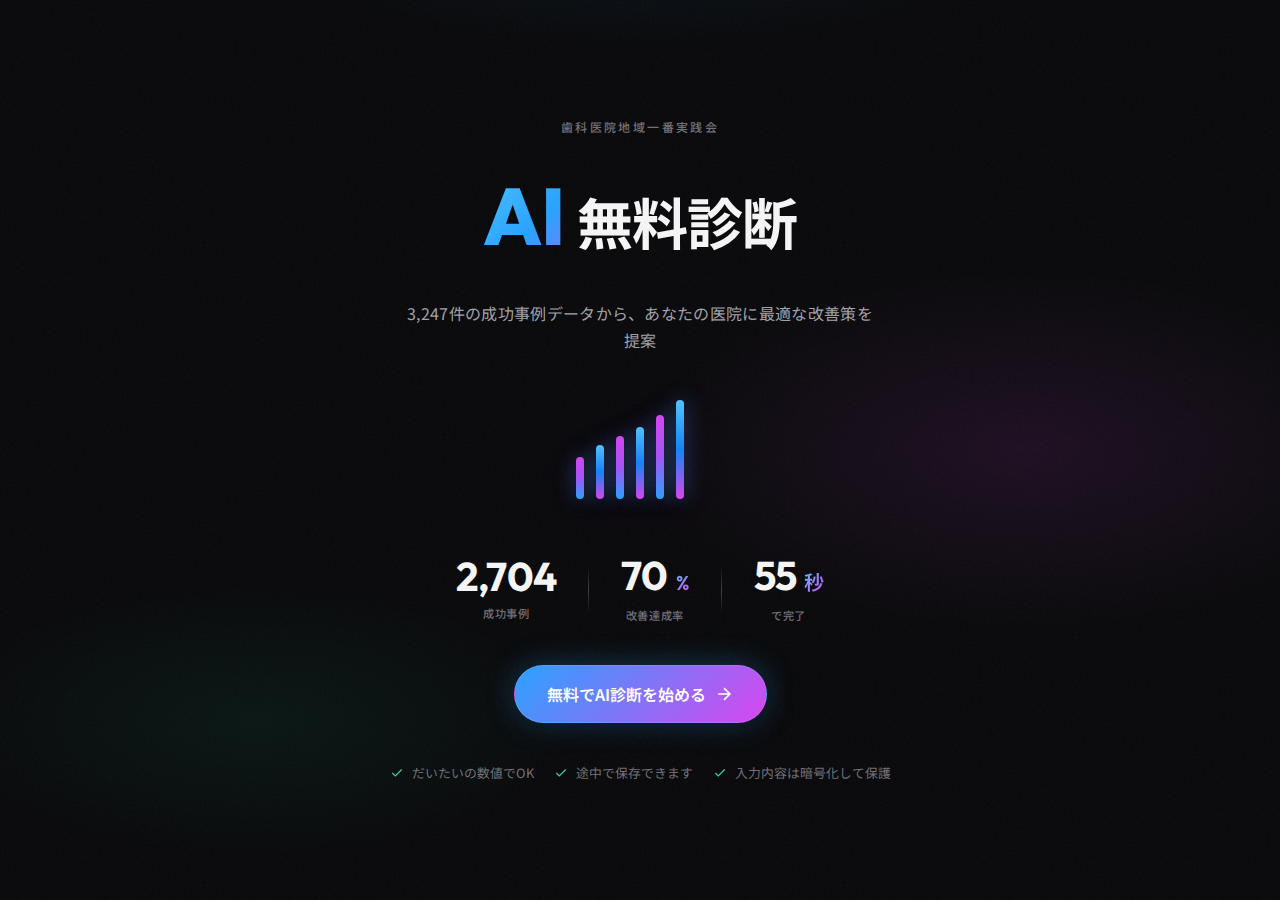
<file: index.html>
<!DOCTYPE html>
<html lang="ja">
<head>
    <meta charset="UTF-8">
    <meta name="viewport" content="width=device-width, initial-scale=1.0">
    <title>AI無料診断 | Dental AI Consulting</title>
    <link rel="preconnect" href="https://fonts.googleapis.com">
    <link rel="preconnect" href="https://fonts.gstatic.com" crossorigin>
    <link href="https://fonts.googleapis.com/css2?family=Noto+Sans+JP:wght@300;400;500;600;700&family=Outfit:wght@400;500;600;700&display=swap" rel="stylesheet">
    <link rel="stylesheet" href="styles.css">
</head>
<body>
    <div class="app-container">
        <!-- Landing Page -->
        <section id="landing" class="landing-page">
            <div class="landing-content">
                <!-- Main Title Section -->
                <div class="main-title-section">
                    <p class="tagline">歯科医院地域一番実践会</p>
                    <h1 class="main-title">
                        <span class="title-ai">AI</span>
                        <span class="title-text">無料診断</span>
                    </h1>
                    <p class="main-subtitle">3,247件の成功事例データから、あなたの医院に最適な改善策を提案</p>
                </div>

                <div class="hero-section">
                    <!-- Dynamic Growth Chart -->
                    <div class="growth-chart-container">
                        <div class="growth-chart">
                            <div class="growth-chart-bars">
                                <div class="growth-bar" data-value="35">
                                    <div class="growth-bar-fill"></div>
                                </div>
                                <div class="growth-bar" data-value="45">
                                    <div class="growth-bar-fill"></div>
                                </div>
                                <div class="growth-bar" data-value="52">
                                    <div class="growth-bar-fill"></div>
                                </div>
                                <div class="growth-bar" data-value="60">
                                    <div class="growth-bar-fill"></div>
                                </div>
                                <div class="growth-bar" data-value="70">
                                    <div class="growth-bar-fill"></div>
                                </div>
                                <div class="growth-bar" data-value="82">
                                    <div class="growth-bar-fill"></div>
                                </div>
                                <div class="growth-bar" data-value="94">
                                    <div class="growth-bar-fill"></div>
                                </div>
                            </div>
                        </div>
                    </div>

                    <!-- Stats Row -->
                    <div class="stats-row">
                        <div class="stat-item">
                            <span class="stat-number" data-target="3247">0</span>
                            <span class="stat-label">成功事例</span>
                        </div>
                        <div class="stat-divider"></div>
                        <div class="stat-item">
                            <span class="stat-number" data-target="94">0</span>
                            <span class="stat-unit">%</span>
                            <span class="stat-label">改善達成率</span>
                        </div>
                        <div class="stat-divider"></div>
                        <div class="stat-item">
                            <span class="stat-number" data-target="90">0</span>
                            <span class="stat-unit">秒</span>
                            <span class="stat-label">で完了</span>
                        </div>
                    </div>

                    <button class="cta-button primary pulse-animation" onclick="startDiagnosis()">
                        <span>無料でAI診断を始める</span>
                        <svg viewBox="0 0 24 24" fill="none" stroke="currentColor" stroke-width="2">
                            <path d="M5 12h14M12 5l7 7-7 7"/>
                        </svg>
                    </button>

                    <div class="trust-badges">
                        <div class="badge">
                            <svg viewBox="0 0 24 24" fill="none" stroke="currentColor" stroke-width="2">
                                <polyline points="20 6 9 17 4 12"/>
                            </svg>
                            <span>だいたいの数値でOK</span>
                        </div>
                        <div class="badge">
                            <svg viewBox="0 0 24 24" fill="none" stroke="currentColor" stroke-width="2">
                                <polyline points="20 6 9 17 4 12"/>
                            </svg>
                            <span>途中で保存できます</span>
                        </div>
                        <div class="badge">
                            <svg viewBox="0 0 24 24" fill="none" stroke="currentColor" stroke-width="2">
                                <polyline points="20 6 9 17 4 12"/>
                            </svg>
                            <span>入力内容は暗号化して保護</span>
                        </div>
                    </div>
                </div>
            </div>

            <!-- Floating Particles -->
            <div class="particles" id="particles"></div>
        </section>

        <!-- Form Section -->
        <section id="formSection" class="form-section hidden">
            <div class="form-layout">
                <!-- Left: Form -->
                <div class="form-container">
                    <div class="form-header">
                        <button class="back-button" onclick="goBack()">
                            <svg viewBox="0 0 24 24" fill="none" stroke="currentColor" stroke-width="2">
                                <path d="M19 12H5M12 19l-7-7 7-7"/>
                            </svg>
                        </button>
                        <div class="progress-info">
                            <div class="progress-bar">
                                <div class="progress-fill" id="progressFill"></div>
                            </div>
                            <span class="progress-text" id="progressText">STEP 1/3</span>
                        </div>
                        <div class="time-estimate" id="timeEstimate">
                            <svg viewBox="0 0 24 24" fill="none" stroke="currentColor" stroke-width="2">
                                <circle cx="12" cy="12" r="10"/>
                                <polyline points="12 6 12 12 16 14"/>
                            </svg>
                            <span>残り約75秒</span>
                        </div>
                    </div>

                    <!-- Step 1: Basic Info -->
                    <div class="step" id="step1">
                        <div class="step-header">
                            <h2 class="step-title">基本情報</h2>
                            <p class="step-description">医院の基本情報を入力してください</p>
                        </div>

                        <div class="form-group">
                            <label class="form-label">
                                お名前
                                <span class="required-badge">必須</span>
                            </label>
                            <input type="text" class="form-input" id="userName" placeholder="例：山田 太郎" required>
                        </div>

                        <div class="form-group">
                            <label class="form-label">
                                メールアドレス
                                <span class="required-badge">必須</span>
                            </label>
                            <input type="email" class="form-input" id="userEmail" placeholder="例：info@example.com" required>
                            <p class="input-hint">診断結果をお送りします</p>
                            <p class="input-notice">※ご入力いただいたメールアドレス宛に、歯科医院経営に役立つ情報をお届けするメールマガジンを配信させていただきます。</p>
                        </div>

                        <div class="form-group">
                            <label class="form-label">
                                医院名
                                <span class="required-badge">必須</span>
                            </label>
                            <input type="text" class="form-input" id="clinicName" placeholder="例：さくら歯科クリニック" required>
                        </div>

                        <div class="form-group">
                            <label class="form-label">
                                地方
                                <span class="optional-badge">任意</span>
                            </label>
                            <select class="form-select" id="region">
                                <option value="">選択してください</option>
                                <option value="hokkaido">北海道</option>
                                <option value="tohoku">東北</option>
                                <option value="kanto">関東</option>
                                <option value="chubu">中部</option>
                                <option value="tokai">東海</option>
                                <option value="kinki">近畿</option>
                                <option value="chugoku">中国</option>
                                <option value="shikoku">四国</option>
                                <option value="kyushu">九州・沖縄</option>
                            </select>
                        </div>

                        <div class="form-row">
                            <div class="form-group">
                                <label class="form-label">
                                    開業年数
                                    <span class="optional-badge">任意</span>
                                </label>
                                <select class="form-select" id="yearsOpen">
                                    <option value="">選択してください</option>
                                    <option value="under3">3年未満</option>
                                    <option value="3to5">3〜5年</option>
                                    <option value="5to10">5〜10年</option>
                                    <option value="10to20">10〜20年</option>
                                    <option value="over20">20年以上</option>
                                </select>
                            </div>

                            <div class="form-group">
                                <label class="form-label">
                                    ユニット数
                                    <span class="optional-badge">任意</span>
                                </label>
                                <select class="form-select" id="units">
                                    <option value="">選択してください</option>
                                    <option value="1">1台</option>
                                    <option value="2">2台</option>
                                    <option value="3">3台</option>
                                    <option value="4">4台</option>
                                    <option value="5">5台</option>
                                    <option value="6-7">6〜7台</option>
                                    <option value="8-10">8〜10台</option>
                                    <option value="11+">11台以上</option>
                                </select>
                            </div>
                        </div>

                        <div class="step-actions">
                            <button class="cta-button primary" onclick="nextStep()">
                                次へ
                                <svg viewBox="0 0 24 24" fill="none" stroke="currentColor" stroke-width="2">
                                    <path d="M5 12h14M12 5l7 7-7 7"/>
                                </svg>
                            </button>
                        </div>
                    </div>

                    <!-- Step 2: Current Numbers & Metrics (統合) -->
                    <div class="step hidden" id="step2">
                        <div class="step-header">
                            <h2 class="step-title">現状の数値・指標</h2>
                            <p class="step-description">だいたいの数値で構いません</p>
                        </div>

                        <div class="form-group">
                            <label class="form-label">月間の新患数</label>
                            <div class="button-group" data-field="newPatient">
                                <button class="option-button" data-value="15">〜15人</button>
                                <button class="option-button" data-value="22">15-30人</button>
                                <button class="option-button" data-value="40">30-50人</button>
                                <button class="option-button" data-value="65">50-80人</button>
                                <button class="option-button" data-value="90">80-100人</button>
                                <button class="option-button" data-value="100">100人〜</button>
                            </div>
                            <div class="specific-input-wrapper">
                                <button class="specific-input-toggle" onclick="toggleSpecificInput(this)">
                                    具体的に入力する
                                </button>
                                <div class="specific-input hidden">
                                    <input type="number" class="form-input" id="newPatientSpecific" placeholder="人数を入力" min="0" max="150">
                                    <span class="input-unit">人/月</span>
                                </div>
                            </div>
                        </div>

                        <div class="form-group">
                            <label class="form-label">月間の医業収入</label>
                            <div class="button-group" data-field="totalRevenue">
                                <button class="option-button" data-value="150">〜300万円</button>
                                <button class="option-button" data-value="400">300-500万円</button>
                                <button class="option-button" data-value="600">500-700万円</button>
                                <button class="option-button" data-value="800">700-900万円</button>
                                <button class="option-button" data-value="1050">900-1200万円</button>
                                <button class="option-button" data-value="1350">1200-1500万円</button>
                                <button class="option-button" data-value="1750">1500-2000万円</button>
                                <button class="option-button" data-value="2250">2000-2500万円</button>
                                <button class="option-button" data-value="2750">2500-3000万円</button>
                                <button class="option-button" data-value="3000">3000万円〜</button>
                            </div>
                            <div class="specific-input-wrapper">
                                <button class="specific-input-toggle" onclick="toggleSpecificInput(this)">
                                    具体的に入力する
                                </button>
                                <div class="specific-input hidden">
                                    <input type="number" class="form-input" id="totalRevenueSpecific" placeholder="金額を入力" min="0" max="5000">
                                    <span class="input-unit">万円/月</span>
                                </div>
                            </div>
                        </div>

                        <div class="form-group">
                            <label class="form-label">自費率</label>
                            <div class="button-group" data-field="selfPayRate">
                                <button class="option-button" data-value="10">〜20%</button>
                                <button class="option-button" data-value="25">20-30%</button>
                                <button class="option-button" data-value="35">30-40%</button>
                                <button class="option-button" data-value="45">40-50%</button>
                                <button class="option-button" data-value="55">50%〜</button>
                            </div>
                            <div class="specific-input-wrapper">
                                <button class="specific-input-toggle" onclick="toggleSpecificInput(this)">
                                    具体的に入力する
                                </button>
                                <div class="specific-input hidden">
                                    <input type="number" class="form-input" id="selfPayRateSpecific" placeholder="自費率を入力" min="0" max="100">
                                    <span class="input-unit">%</span>
                                </div>
                            </div>
                        </div>

                        <div class="form-group">
                            <label class="form-label">キャンセル率</label>
                            <div class="button-group" data-field="cancel">
                                <button class="option-button" data-value="3">〜5%</button>
                                <button class="option-button" data-value="6">5-8%</button>
                                <button class="option-button" data-value="9">8-10%</button>
                                <button class="option-button" data-value="11">10-12%</button>
                                <button class="option-button" data-value="13">12-15%</button>
                                <button class="option-button" data-value="16">15%〜</button>
                            </div>
                            <div class="specific-input-wrapper">
                                <button class="specific-input-toggle" onclick="toggleSpecificInput(this)">
                                    具体的に入力する
                                </button>
                                <div class="specific-input hidden">
                                    <input type="number" class="form-input" id="cancelSpecific" placeholder="キャンセル率を入力" min="0" max="30" step="0.1">
                                    <span class="input-unit">%</span>
                                </div>
                            </div>
                        </div>

                        <div class="form-group">
                            <label class="form-label">リコール率</label>
                            <div class="button-group" data-field="recall">
                                <button class="option-button" data-value="15">〜30%</button>
                                <button class="option-button" data-value="45">30-60%</button>
                                <button class="option-button" data-value="70">60-80%</button>
                                <button class="option-button" data-value="85">80%〜</button>
                            </div>
                            <div class="specific-input-wrapper">
                                <button class="specific-input-toggle" onclick="toggleSpecificInput(this)">
                                    具体的に入力する
                                </button>
                                <div class="specific-input hidden">
                                    <input type="number" class="form-input" id="recallSpecific" placeholder="リコール率を入力" min="0" max="100">
                                    <span class="input-unit">%</span>
                                </div>
                            </div>
                        </div>

                        <div class="step-actions">
                            <button class="cta-button primary" onclick="nextStep()">
                                次へ
                                <svg viewBox="0 0 24 24" fill="none" stroke="currentColor" stroke-width="2">
                                    <path d="M5 12h14M12 5l7 7-7 7"/>
                                </svg>
                            </button>
                        </div>
                    </div>

                    <!-- Step 3: Priority & Concerns -->
                    <div class="step hidden" id="step3">
                        <div class="step-header">
                            <h2 class="step-title">課題選択・その他お悩み</h2>
                            <p class="step-description">最も解決したい課題を選んでください</p>
                        </div>

                        <div class="form-group">
                            <label class="form-label">
                                最も解決したい課題
                                <span class="required-badge">必須</span>
                            </label>
                            <div class="priority-grid">
                                <button class="priority-button" data-value="newPatient" onclick="selectPriority(this)">
                                    <span class="priority-icon">📈</span>
                                    <span class="priority-text">新患を増やしたい</span>
                                </button>
                                <button class="priority-button" data-value="selfPay" onclick="selectPriority(this)">
                                    <span class="priority-icon">💰</span>
                                    <span class="priority-text">自費率を上げたい</span>
                                </button>
                                <button class="priority-button" data-value="cancel" onclick="selectPriority(this)">
                                    <span class="priority-icon">📅</span>
                                    <span class="priority-text">キャンセルを減らしたい</span>
                                </button>
                                <button class="priority-button" data-value="staffRetention" onclick="selectPriority(this)">
                                    <span class="priority-icon">🤝</span>
                                    <span class="priority-text">スタッフを定着させたい</span>
                                </button>
                                <button class="priority-button" data-value="staffRecruitment" onclick="selectPriority(this)">
                                    <span class="priority-icon">👥</span>
                                    <span class="priority-text">スタッフを採用したい</span>
                                </button>
                                <button class="priority-button" data-value="efficiency" onclick="selectPriority(this)">
                                    <span class="priority-icon">⚡</span>
                                    <span class="priority-text">業務を効率化したい</span>
                                </button>
                            </div>
                        </div>

                        <div class="form-group">
                            <label class="form-label">
                                その他のお悩み
                                <span class="optional-badge">任意</span>
                            </label>
                            <textarea class="form-textarea" id="otherConcerns" placeholder="その他、具体的なお悩みや状況があればご記入ください。例：スタッフの離職が続いている、Web集客がうまくいかない、など"></textarea>
                        </div>

                        <div class="step-actions">
                            <button class="cta-button primary large" onclick="submitForm()" id="submitButton" disabled>
                                <span>AI診断結果を見る</span>
                                <svg viewBox="0 0 24 24" fill="none" stroke="currentColor" stroke-width="2">
                                    <path d="M5 12h14M12 5l7 7-7 7"/>
                                </svg>
                            </button>
                            <p class="submit-note">※ 課題を選択すると診断結果を表示できます</p>
                        </div>
                    </div>
                </div>
            </div>
        </section>

        <!-- Loading Screen -->
        <section id="loadingScreen" class="loading-screen hidden">
            <div class="loading-content">
                <div class="loading-animation">
                    <div class="loading-spinner"></div>
                    <div class="loading-progress">
                        <div class="loading-progress-bar" id="loadingProgressBar"></div>
                    </div>
                </div>
                <h2 class="loading-title">AI分析中...</h2>
                <p class="loading-subtitle">3,247件の事例から最適な改善策を抽出しています</p>
                <div class="loading-steps">
                    <div class="loading-step active" id="loadingStep1">
                        <svg viewBox="0 0 24 24" fill="none" stroke="currentColor" stroke-width="2">
                            <polyline points="20 6 9 17 4 12"/>
                        </svg>
                        <span>データ分析中...</span>
                    </div>
                    <div class="loading-step" id="loadingStep2">
                        <svg viewBox="0 0 24 24" fill="none" stroke="currentColor" stroke-width="2">
                            <polyline points="20 6 9 17 4 12"/>
                        </svg>
                        <span>類似医院を検索中...</span>
                    </div>
                    <div class="loading-step" id="loadingStep3">
                        <svg viewBox="0 0 24 24" fill="none" stroke="currentColor" stroke-width="2">
                            <polyline points="20 6 9 17 4 12"/>
                        </svg>
                        <span>改善提案を生成中...</span>
                    </div>
                </div>
            </div>
        </section>

        <!-- Results Screen -->
        <section id="resultsScreen" class="results-screen hidden">
            <div class="results-container">
                <div class="results-header">
                    <div class="results-logo">
                        <div class="logo-icon small">
                            <svg viewBox="0 0 40 40" fill="none" xmlns="http://www.w3.org/2000/svg">
                                <circle cx="20" cy="20" r="18" stroke="currentColor" stroke-width="2"/>
                                <path d="M12 20C12 15.5 15.5 12 20 12C24.5 12 28 15.5 28 20" stroke="currentColor" stroke-width="2" stroke-linecap="round"/>
                                <circle cx="20" cy="24" r="4" fill="currentColor"/>
                            </svg>
                        </div>
                        <span>AI診断結果</span>
                    </div>
                    <button class="restart-button" onclick="restartDiagnosis()">
                        <svg viewBox="0 0 24 24" fill="none" stroke="currentColor" stroke-width="2">
                            <path d="M1 4v6h6M23 20v-6h-6"/>
                            <path d="M20.49 9A9 9 0 0 0 5.64 5.64L1 10m22 4l-4.64 4.36A9 9 0 0 1 3.51 15"/>
                        </svg>
                        最初からやり直す
                    </button>
                </div>

                <div class="results-content">
                    <!-- Input Summary -->
                    <div class="results-section">
                        <h3 class="results-section-title">入力データサマリー</h3>
                        <div class="results-summary-grid" id="resultsSummary">
                            <!-- Dynamically populated -->
                        </div>
                    </div>

                    <!-- Comparison -->
                    <div class="results-section">
                        <h3 class="results-section-title">類似医院との比較</h3>
                        <div class="comparison-grid" id="comparisonGrid">
                            <!-- Dynamically populated -->
                        </div>
                    </div>

                    <!-- AI Recommendations -->
                    <div class="results-section ai-recommendations">
                        <h3 class="results-section-title">
                            <svg viewBox="0 0 24 24" fill="none" stroke="currentColor" stroke-width="2" class="ai-icon">
                                <path d="M12 2L2 7l10 5 10-5-10-5z"/>
                                <path d="M2 17l10 5 10-5"/>
                                <path d="M2 12l10 5 10-5"/>
                            </svg>
                            AIからの提案
                        </h3>
                        <div class="recommendations-list" id="recommendationsList">
                            <!-- Dynamically populated -->
                        </div>
                    </div>

                    <!-- 無料サポートセクション -->
                    <div class="results-section free-support-section">
                        <h3 class="results-section-title">
                            <svg viewBox="0 0 24 24" fill="none" stroke="currentColor" stroke-width="2" width="24" height="24">
                                <path d="M12 22c5.523 0 10-4.477 10-10S17.523 2 12 2 2 6.477 2 12s4.477 10 10 10z"/>
                                <path d="M9 12l2 2 4-4"/>
                            </svg>
                            【無料サポート】
                        </h3>
                        <p class="free-support-description">
                            医院の現状について、経営コンサルタントから<br>
                            <strong>30分のフォローを無料</strong>で受けることができます。
                        </p>
                        <div class="free-support-checkbox">
                            <label class="checkbox-label">
                                <input type="checkbox" id="wantsFreeSupport" checked>
                                <span class="checkbox-text">希望する</span>
                            </label>
                        </div>
                        <button class="cta-button primary large" id="submitDiagnosisButton" onclick="submitDiagnosis()">
                            <span>送信する</span>
                            <svg viewBox="0 0 24 24" fill="none" stroke="currentColor" stroke-width="2">
                                <path d="M22 2L11 13M22 2l-7 20-4-9-9-4 20-7z"/>
                            </svg>
                        </button>
                        <p class="free-support-note">
                            ※送信後、診断結果のPDFをメールでお届けします。<br>
                            ※無料サポートをご希望の方には、日程調整のURLをお送りします。
                        </p>
                    </div>
                </div>
            </div>
        </section>

        <!-- Consultation Plans Modal -->
        <div id="consultationPlansModal" class="modal hidden">
            <div class="modal-overlay" onclick="closeConsultationPlans()"></div>
            <div class="modal-content modal-large">
                <div class="modal-header">
                    <h3>無料相談プランを選択</h3>
                    <button class="modal-close" onclick="closeConsultationPlans()">
                        <svg viewBox="0 0 24 24" fill="none" stroke="currentColor" stroke-width="2">
                            <path d="M18 6L6 18M6 6l12 12"/>
                        </svg>
                    </button>
                </div>
                <div class="modal-body">
                    <p class="modal-description plans-description">
                        あなたのニーズに合わせた3つのプランをご用意しています
                    </p>
                    <div class="plans-grid">
                        <!-- お手軽相談 -->
                        <div class="plan-card" data-plan="light">
                            <div class="plan-free-badge">無料</div>
                            <div class="plan-badge">LIGHT</div>
                            <h4 class="plan-title">お手軽相談</h4>
                            <div class="plan-duration">
                                <svg viewBox="0 0 24 24" fill="none" stroke="currentColor" stroke-width="2">
                                    <circle cx="12" cy="12" r="10"/>
                                    <path d="M12 6v6l4 2"/>
                                </svg>
                                <span>30分</span>
                            </div>
                            <p class="plan-description">
                                特に相談したいことは明確ではないが、まずは話を聞いてみたい方におすすめ
                            </p>
                            <div class="plan-requirements">
                                <h5>提出物</h5>
                                <p class="no-requirements">特になし</p>
                            </div>
                            <button class="plan-cta" onclick="selectPlan('light')">
                                このプランで申し込む
                            </button>
                        </div>

                        <!-- しっかり相談 -->
                        <div class="plan-card gold" data-plan="standard">
                            <div class="plan-free-badge">無料</div>
                            <div class="plan-badge">STANDARD</div>
                            <h4 class="plan-title">しっかり相談</h4>
                            <div class="plan-duration">
                                <svg viewBox="0 0 24 24" fill="none" stroke="currentColor" stroke-width="2">
                                    <circle cx="12" cy="12" r="10"/>
                                    <path d="M12 6v6l4 2"/>
                                </svg>
                                <span>1時間</span>
                            </div>
                            <p class="plan-description">
                                医院の重要課題に対する明日から実践できる具体策の提案を受けてみたい方におすすめ
                            </p>
                            <div class="plan-requirements">
                                <h5>提出物</h5>
                                <ul>
                                    <li>カウンセリングシート</li>
                                </ul>
                            </div>
                            <button class="plan-cta" onclick="selectPlan('standard')">
                                このプランで申し込む
                            </button>
                        </div>

                        <!-- がっつり相談 -->
                        <div class="plan-card featured" data-plan="premium">
                            <div class="plan-free-badge">無料</div>
                            <div class="plan-badge">PREMIUM</div>
                            <div class="plan-popular">おすすめ</div>
                            <h4 class="plan-title">がっつり相談</h4>
                            <div class="plan-duration">
                                <svg viewBox="0 0 24 24" fill="none" stroke="currentColor" stroke-width="2">
                                    <circle cx="12" cy="12" r="10"/>
                                    <path d="M12 6v6l4 2"/>
                                </svg>
                                <span>2時間</span>
                            </div>
                            <p class="plan-description">
                                当社の経営コンサルティングを本格的に体験したい方におすすめ
                            </p>
                            <div class="plan-requirements">
                                <h5>提出物</h5>
                                <ul>
                                    <li>カウンセリングシート</li>
                                    <li>アポ帳</li>
                                    <li>具体的なお悩み・課題の詳細</li>
                                </ul>
                            </div>
                            <button class="plan-cta" onclick="selectPlan('premium')">
                                このプランで申し込む
                            </button>
                        </div>
                    </div>

                    <!-- スクロールヒント（モバイル用） -->
                    <div class="plans-scroll-hint">
                        <span>← スワイプしてプランを見る →</span>
                    </div>
                </div>
            </div>
        </div>

        <!-- Application Form Modal -->
        <div id="applicationFormModal" class="modal hidden">
            <div class="modal-overlay" onclick="closeApplicationForm()"></div>
            <div class="modal-content">
                <div class="modal-header">
                    <button class="modal-back" onclick="backToPlans()">
                        <svg viewBox="0 0 24 24" fill="none" stroke="currentColor" stroke-width="2">
                            <path d="M19 12H5M12 19l-7-7 7-7"/>
                        </svg>
                    </button>
                    <h3>お申し込みフォーム</h3>
                    <button class="modal-close" onclick="closeApplicationForm()">
                        <svg viewBox="0 0 24 24" fill="none" stroke="currentColor" stroke-width="2">
                            <path d="M18 6L6 18M6 6l12 12"/>
                        </svg>
                    </button>
                </div>
                <div class="modal-body">
                    <div class="selected-plan-banner" id="selectedPlanBanner">
                        <!-- Dynamically populated -->
                    </div>
                    <form id="applicationForm" onsubmit="submitApplication(event)">
                        <div class="form-group">
                            <label class="form-label">
                                医院名
                                <span class="required-badge">必須</span>
                            </label>
                            <input type="text" class="form-input" id="appClinicName" required placeholder="例：〇〇歯科医院">
                        </div>
                        <div class="form-group">
                            <label class="form-label">
                                お名前
                                <span class="required-badge">必須</span>
                            </label>
                            <input type="text" class="form-input" id="appName" required placeholder="例：山田 太郎">
                        </div>
                        <div class="form-group">
                            <label class="form-label">
                                役職
                                <span class="required-badge">必須</span>
                            </label>
                            <select class="form-select" id="appPosition" required>
                                <option value="">選択してください</option>
                                <option value="院長">院長</option>
                                <option value="副院長">副院長</option>
                                <option value="事務長">事務長</option>
                                <option value="院長夫人">院長夫人</option>
                                <option value="その他">その他</option>
                            </select>
                        </div>
                        <div class="form-group">
                            <label class="form-label">
                                メールアドレス
                                <span class="required-badge">必須</span>
                            </label>
                            <input type="email" class="form-input" id="appEmail" required placeholder="例：info@example.com">
                            <p class="input-hint">申し込み確認メールをお送りします</p>
                        </div>
                        <div class="form-group">
                            <label class="form-label">
                                電話番号
                                <span class="required-badge">必須</span>
                            </label>
                            <input type="tel" class="form-input" id="appPhone" required placeholder="例：045-123-4567">
                        </div>
                        <div class="form-actions">
                            <button type="submit" class="cta-button primary large full-width">
                                <span>申し込みを確定する</span>
                                <svg viewBox="0 0 24 24" fill="none" stroke="currentColor" stroke-width="2">
                                    <path d="M5 12h14M12 5l7 7-7 7"/>
                                </svg>
                            </button>
                        </div>
                    </form>
                </div>
            </div>
        </div>

        <!-- Application Complete Modal -->
        <div id="applicationCompleteModal" class="modal hidden">
            <div class="modal-overlay" onclick="closeApplicationComplete()"></div>
            <div class="modal-content">
                <div class="modal-body application-complete">
                    <div class="complete-icon">
                        <svg viewBox="0 0 24 24" fill="none" stroke="currentColor" stroke-width="2">
                            <path d="M22 11.08V12a10 10 0 1 1-5.93-9.14"/>
                            <path d="M22 4L12 14.01l-3-3"/>
                        </svg>
                    </div>
                    <h3 class="complete-title">お申し込みを受け付けました</h3>
                    <p class="complete-message">
                        ご入力いただいたメールアドレスに確認メールをお送りしました。<br>
                        担当者より2営業日以内にご連絡いたします。
                    </p>
                    <div class="complete-summary" id="completeSummary">
                        <!-- Dynamically populated -->
                    </div>
                    <button class="cta-button primary" onclick="closeApplicationComplete()">
                        閉じる
                    </button>
                </div>
            </div>
        </div>

        <!-- API Settings Modal -->
        <div id="apiSettingsModal" class="modal hidden">
            <div class="modal-overlay" onclick="closeApiSettings()"></div>
            <div class="modal-content">
                <div class="modal-header">
                    <h3>API設定</h3>
                    <button class="modal-close" onclick="closeApiSettings()">
                        <svg viewBox="0 0 24 24" fill="none" stroke="currentColor" stroke-width="2">
                            <path d="M18 6L6 18M6 6l12 12"/>
                        </svg>
                    </button>
                </div>
                <div class="modal-body">
                    <p class="modal-description">
                        Gemini APIを使用して、より高度なAI分析を行うことができます。
                        APIキーはブラウザのローカルストレージに保存され、サーバーには送信されません。
                    </p>
                    <div class="form-group">
                        <label class="form-label">Gemini API Key</label>
                        <input type="password" class="form-input" id="apiKeyInput" placeholder="AIza...">
                        <p class="input-hint">Google AI StudioからAPIキーを取得してください</p>
                    </div>
                    <div class="form-group">
                        <label class="form-label">
                            <input type="checkbox" id="useApiCheckbox">
                            API連携を有効にする
                        </label>
                    </div>
                </div>
                <div class="modal-footer">
                    <button class="cta-button secondary" onclick="closeApiSettings()">キャンセル</button>
                    <button class="cta-button primary" onclick="saveApiSettings()">保存</button>
                </div>
            </div>
        </div>
    </div>

    <script src="knowledge-base.js"></script>
    <script src="app.js"></script>
</body>
</html>
</file>
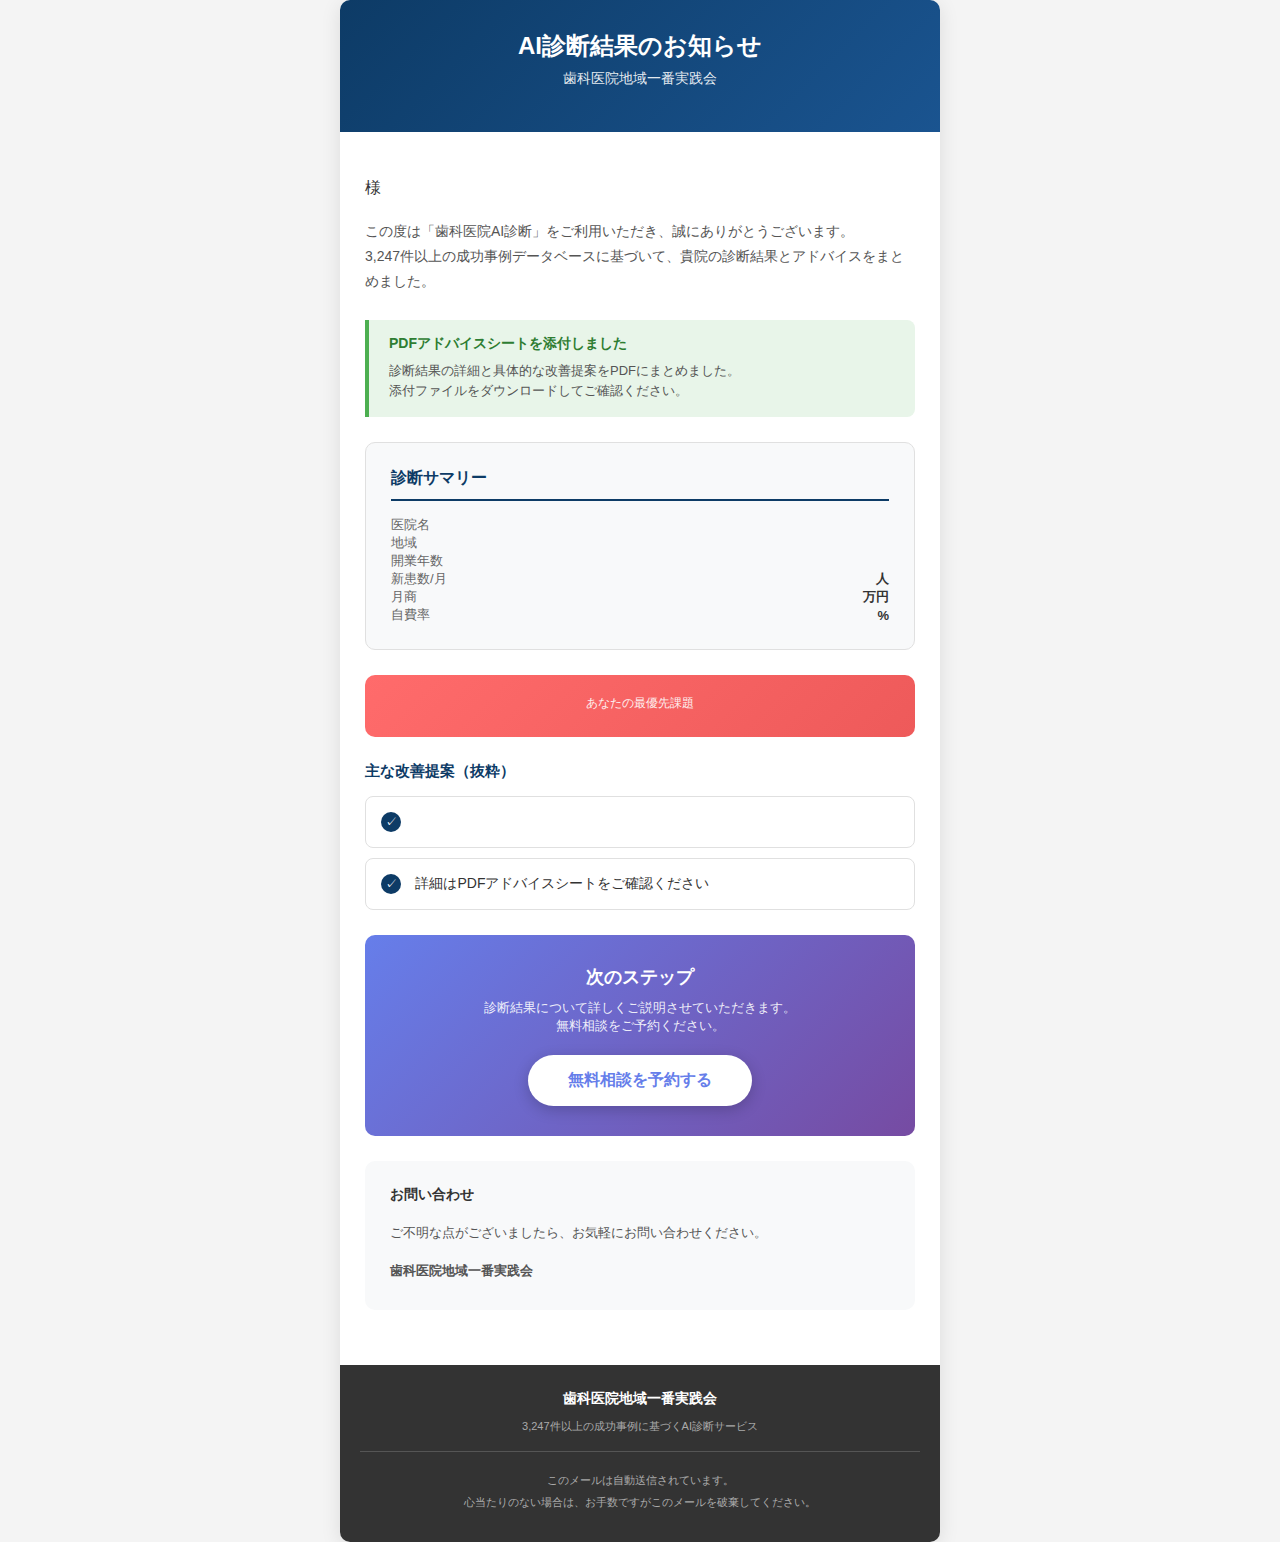
<file: gas/EmailTemplate.html>
<!DOCTYPE html>
<html lang="ja">
<head>
  <meta charset="UTF-8">
  <meta name="viewport" content="width=device-width, initial-scale=1.0">
  <title>AI診断結果のお知らせ</title>
  <!--[if mso]>
  <noscript>
    <xml>
      <o:OfficeDocumentSettings>
        <o:PixelsPerInch>96</o:PixelsPerInch>
      </o:OfficeDocumentSettings>
    </xml>
  </noscript>
  <![endif]-->
  <style>
    /* Reset */
    body, table, td, p, a, li, blockquote {
      -webkit-text-size-adjust: 100%;
      -ms-text-size-adjust: 100%;
    }

    body {
      margin: 0 !important;
      padding: 0 !important;
      width: 100% !important;
      font-family: 'Helvetica Neue', Arial, 'Hiragino Sans', 'Yu Gothic', sans-serif;
    }

    table {
      border-collapse: collapse;
    }

    img {
      border: 0;
      height: auto;
      line-height: 100%;
      outline: none;
      text-decoration: none;
    }

    /* Container */
    .email-container {
      max-width: 600px;
      margin: 0 auto;
      background-color: #ffffff;
    }

    /* Header */
    .header {
      background: linear-gradient(135deg, #0D3B66 0%, #1a5490 100%);
      padding: 30px 20px;
      text-align: center;
    }

    .header h1 {
      color: #ffffff;
      font-size: 24px;
      margin: 0;
      font-weight: bold;
    }

    .header .subtitle {
      color: rgba(255, 255, 255, 0.9);
      font-size: 14px;
      margin-top: 8px;
    }

    /* Content */
    .content {
      padding: 30px 25px;
    }

    .greeting {
      font-size: 16px;
      color: #333;
      margin-bottom: 20px;
    }

    .intro-text {
      font-size: 14px;
      color: #555;
      line-height: 1.8;
      margin-bottom: 25px;
    }

    /* Summary Box */
    .summary-box {
      background: #f8f9fa;
      border-radius: 10px;
      padding: 25px;
      margin-bottom: 25px;
      border: 1px solid #e0e0e0;
    }

    .summary-box h2 {
      font-size: 16px;
      color: #0D3B66;
      margin: 0 0 15px 0;
      padding-bottom: 10px;
      border-bottom: 2px solid #0D3B66;
    }

    .summary-item {
      display: flex;
      justify-content: space-between;
      padding: 8px 0;
      border-bottom: 1px dashed #ddd;
    }

    .summary-item:last-child {
      border-bottom: none;
    }

    .summary-label {
      color: #666;
      font-size: 13px;
    }

    .summary-value {
      color: #333;
      font-size: 13px;
      font-weight: bold;
    }

    /* Priority Highlight */
    .priority-highlight {
      background: linear-gradient(135deg, #ff6b6b 0%, #ee5a5a 100%);
      color: #ffffff;
      padding: 20px;
      border-radius: 10px;
      text-align: center;
      margin-bottom: 25px;
    }

    .priority-highlight .label {
      font-size: 12px;
      opacity: 0.9;
    }

    .priority-highlight .value {
      font-size: 20px;
      font-weight: bold;
      margin-top: 5px;
    }

    /* PDF Notice */
    .pdf-notice {
      background: #e8f5e9;
      border-left: 4px solid #4caf50;
      padding: 15px 20px;
      margin-bottom: 25px;
      border-radius: 0 8px 8px 0;
    }

    .pdf-notice h3 {
      color: #2e7d32;
      font-size: 14px;
      margin: 0 0 8px 0;
    }

    .pdf-notice p {
      color: #555;
      font-size: 13px;
      margin: 0;
      line-height: 1.6;
    }

    /* Recommendations Preview */
    .recommendations-preview {
      margin-bottom: 25px;
    }

    .recommendations-preview h3 {
      font-size: 15px;
      color: #0D3B66;
      margin-bottom: 15px;
    }

    .recommendation-item {
      background: #fff;
      border: 1px solid #e0e0e0;
      border-radius: 8px;
      padding: 15px;
      margin-bottom: 10px;
    }

    .recommendation-item::before {
      content: "✓";
      display: inline-block;
      width: 20px;
      height: 20px;
      background: #0D3B66;
      color: #fff;
      border-radius: 50%;
      text-align: center;
      line-height: 20px;
      font-size: 12px;
      margin-right: 10px;
      vertical-align: middle;
    }

    .recommendation-item span {
      color: #333;
      font-size: 14px;
    }

    /* CTA Button */
    .cta-section {
      text-align: center;
      padding: 30px 20px;
      background: linear-gradient(135deg, #667eea 0%, #764ba2 100%);
      border-radius: 10px;
      margin-bottom: 25px;
    }

    .cta-section h3 {
      color: #fff;
      font-size: 18px;
      margin: 0 0 10px 0;
    }

    .cta-section p {
      color: rgba(255, 255, 255, 0.9);
      font-size: 13px;
      margin: 0 0 20px 0;
    }

    .cta-button {
      display: inline-block;
      background: #ffffff;
      color: #667eea;
      padding: 15px 40px;
      font-size: 16px;
      font-weight: bold;
      text-decoration: none;
      border-radius: 30px;
      box-shadow: 0 4px 15px rgba(0, 0, 0, 0.2);
    }

    .cta-button:hover {
      background: #f8f9fa;
    }

    /* Contact Info */
    .contact-info {
      background: #f8f9fa;
      padding: 25px;
      border-radius: 10px;
      margin-bottom: 25px;
    }

    .contact-info h3 {
      font-size: 14px;
      color: #333;
      margin: 0 0 15px 0;
    }

    .contact-item {
      font-size: 13px;
      color: #555;
      padding: 5px 0;
    }

    /* Footer */
    .footer {
      background: #333;
      color: #aaa;
      padding: 25px 20px;
      text-align: center;
    }

    .footer .company {
      color: #fff;
      font-size: 14px;
      font-weight: bold;
      margin-bottom: 10px;
    }

    .footer p {
      font-size: 11px;
      margin: 5px 0;
      line-height: 1.6;
    }

    .footer .disclaimer {
      margin-top: 15px;
      padding-top: 15px;
      border-top: 1px solid #555;
      font-size: 10px;
    }

    /* Responsive */
    @media screen and (max-width: 600px) {
      .email-container {
        width: 100% !important;
      }

      .content {
        padding: 20px 15px !important;
      }

      .header h1 {
        font-size: 20px !important;
      }

      .cta-button {
        padding: 12px 30px !important;
        font-size: 14px !important;
      }
    }
  </style>
</head>
<body style="margin: 0; padding: 0; background-color: #f4f4f4;">
  <table role="presentation" width="100%" cellpadding="0" cellspacing="0" style="background-color: #f4f4f4; padding: 20px 0;">
    <tr>
      <td align="center">
        <table role="presentation" class="email-container" width="600" cellpadding="0" cellspacing="0" style="background-color: #ffffff; border-radius: 10px; overflow: hidden; box-shadow: 0 4px 20px rgba(0, 0, 0, 0.1);">

          <!-- Header -->
          <tr>
            <td class="header">
              <h1>AI診断結果のお知らせ</h1>
              <p class="subtitle">歯科医院地域一番実践会</p>
            </td>
          </tr>

          <!-- Content -->
          <tr>
            <td class="content">

              <!-- Greeting -->
              <p class="greeting">
                <?= data.userName || 'お客' ?>様
              </p>

              <!-- Intro -->
              <p class="intro-text">
                この度は「歯科医院AI診断」をご利用いただき、誠にありがとうございます。<br>
                3,247件以上の成功事例データベースに基づいて、貴院の診断結果とアドバイスをまとめました。
              </p>

              <!-- PDF Notice -->
              <div class="pdf-notice">
                <h3>PDFアドバイスシートを添付しました</h3>
                <p>
                  診断結果の詳細と具体的な改善提案をPDFにまとめました。<br>
                  添付ファイルをダウンロードしてご確認ください。
                </p>
              </div>

              <!-- Summary Box -->
              <div class="summary-box">
                <h2>診断サマリー</h2>
                <table width="100%" cellpadding="0" cellspacing="0">
                  <tr>
                    <td class="summary-label">医院名</td>
                    <td class="summary-value" align="right"><?= data.clinicName || '-' ?></td>
                  </tr>
                  <tr>
                    <td class="summary-label">地域</td>
                    <td class="summary-value" align="right"><?= getRegionName(data.region) ?></td>
                  </tr>
                  <tr>
                    <td class="summary-label">開業年数</td>
                    <td class="summary-value" align="right"><?= getYearsOpenName(data.yearsOpen) ?></td>
                  </tr>
                  <? if (data.newPatient) { ?>
                  <tr>
                    <td class="summary-label">新患数/月</td>
                    <td class="summary-value" align="right"><?= data.newPatient ?>人</td>
                  </tr>
                  <? } ?>
                  <? if (data.totalRevenue) { ?>
                  <tr>
                    <td class="summary-label">月商</td>
                    <td class="summary-value" align="right"><?= data.totalRevenue ?>万円</td>
                  </tr>
                  <? } ?>
                  <? if (data.selfPayRate) { ?>
                  <tr>
                    <td class="summary-label">自費率</td>
                    <td class="summary-value" align="right"><?= data.selfPayRate ?>%</td>
                  </tr>
                  <? } ?>
                </table>
              </div>

              <!-- Priority Highlight -->
              <div class="priority-highlight">
                <div class="label">あなたの最優先課題</div>
                <div class="value"><?= getPriorityName(data.priority) ?></div>
              </div>

              <!-- Recommendations Preview -->
              <div class="recommendations-preview">
                <h3>主な改善提案（抜粋）</h3>
                <? var recs = recommendations; ?>
                <? if (recs && recs.items) { ?>
                  <? for (var i = 0; i < Math.min(3, recs.items.length); i++) { ?>
                    <? var item = recs.items[i]; ?>
                    <div class="recommendation-item">
                      <span><?= typeof item === 'string' ? item : (item.title || item) ?></span>
                    </div>
                  <? } ?>
                <? } else { ?>
                  <div class="recommendation-item">
                    <span>詳細はPDFアドバイスシートをご確認ください</span>
                  </div>
                <? } ?>
              </div>

              <!-- CTA Section -->
              <div class="cta-section">
                <h3>次のステップ</h3>
                <p>診断結果について詳しくご説明させていただきます。<br>無料相談をご予約ください。</p>
                <a href="mailto:<?= CONFIG.ADMIN_EMAIL ?>?subject=無料相談の予約（<?= data.clinicName || '' ?>）" class="cta-button">
                  無料相談を予約する
                </a>
              </div>

              <!-- Contact Info -->
              <div class="contact-info">
                <h3>お問い合わせ</h3>
                <div class="contact-item">
                  ご不明な点がございましたら、お気軽にお問い合わせください。
                </div>
                <div class="contact-item" style="margin-top: 10px;">
                  <strong>歯科医院地域一番実践会</strong>
                </div>
              </div>

            </td>
          </tr>

          <!-- Footer -->
          <tr>
            <td class="footer">
              <div class="company">歯科医院地域一番実践会</div>
              <p>3,247件以上の成功事例に基づくAI診断サービス</p>
              <div class="disclaimer">
                <p>このメールは自動送信されています。</p>
                <p>心当たりのない場合は、お手数ですがこのメールを破棄してください。</p>
              </div>
            </td>
          </tr>

        </table>
      </td>
    </tr>
  </table>

  <script>
    // サーバーサイド用ヘルパー関数
    function getRegionName(code) {
      const regions = {
        'hokkaido': '北海道',
        'tohoku': '東北',
        'kanto': '関東',
        'chubu': '中部',
        'tokai': '東海',
        'kinki': '近畿',
        'chugoku': '中国',
        'shikoku': '四国',
        'kyushu': '九州・沖縄'
      };
      return regions[code] || code || '未選択';
    }

    function getYearsOpenName(code) {
      const years = {
        'under3': '3年未満',
        '3to5': '3〜5年',
        '5to10': '5〜10年',
        '10to20': '10〜20年',
        'over20': '20年以上'
      };
      return years[code] || code || '未選択';
    }

    function getPriorityName(code) {
      const priorities = {
        'newPatient': '新患獲得',
        'selfPay': '自費率向上',
        'cancel': 'キャンセル対策',
        'staffRetention': 'スタッフ定着',
        'staffRecruitment': 'スタッフ採用',
        'efficiency': '業務効率化'
      };
      return priorities[code] || code || '未選択';
    }
  </script>
</body>
</html>
</file>
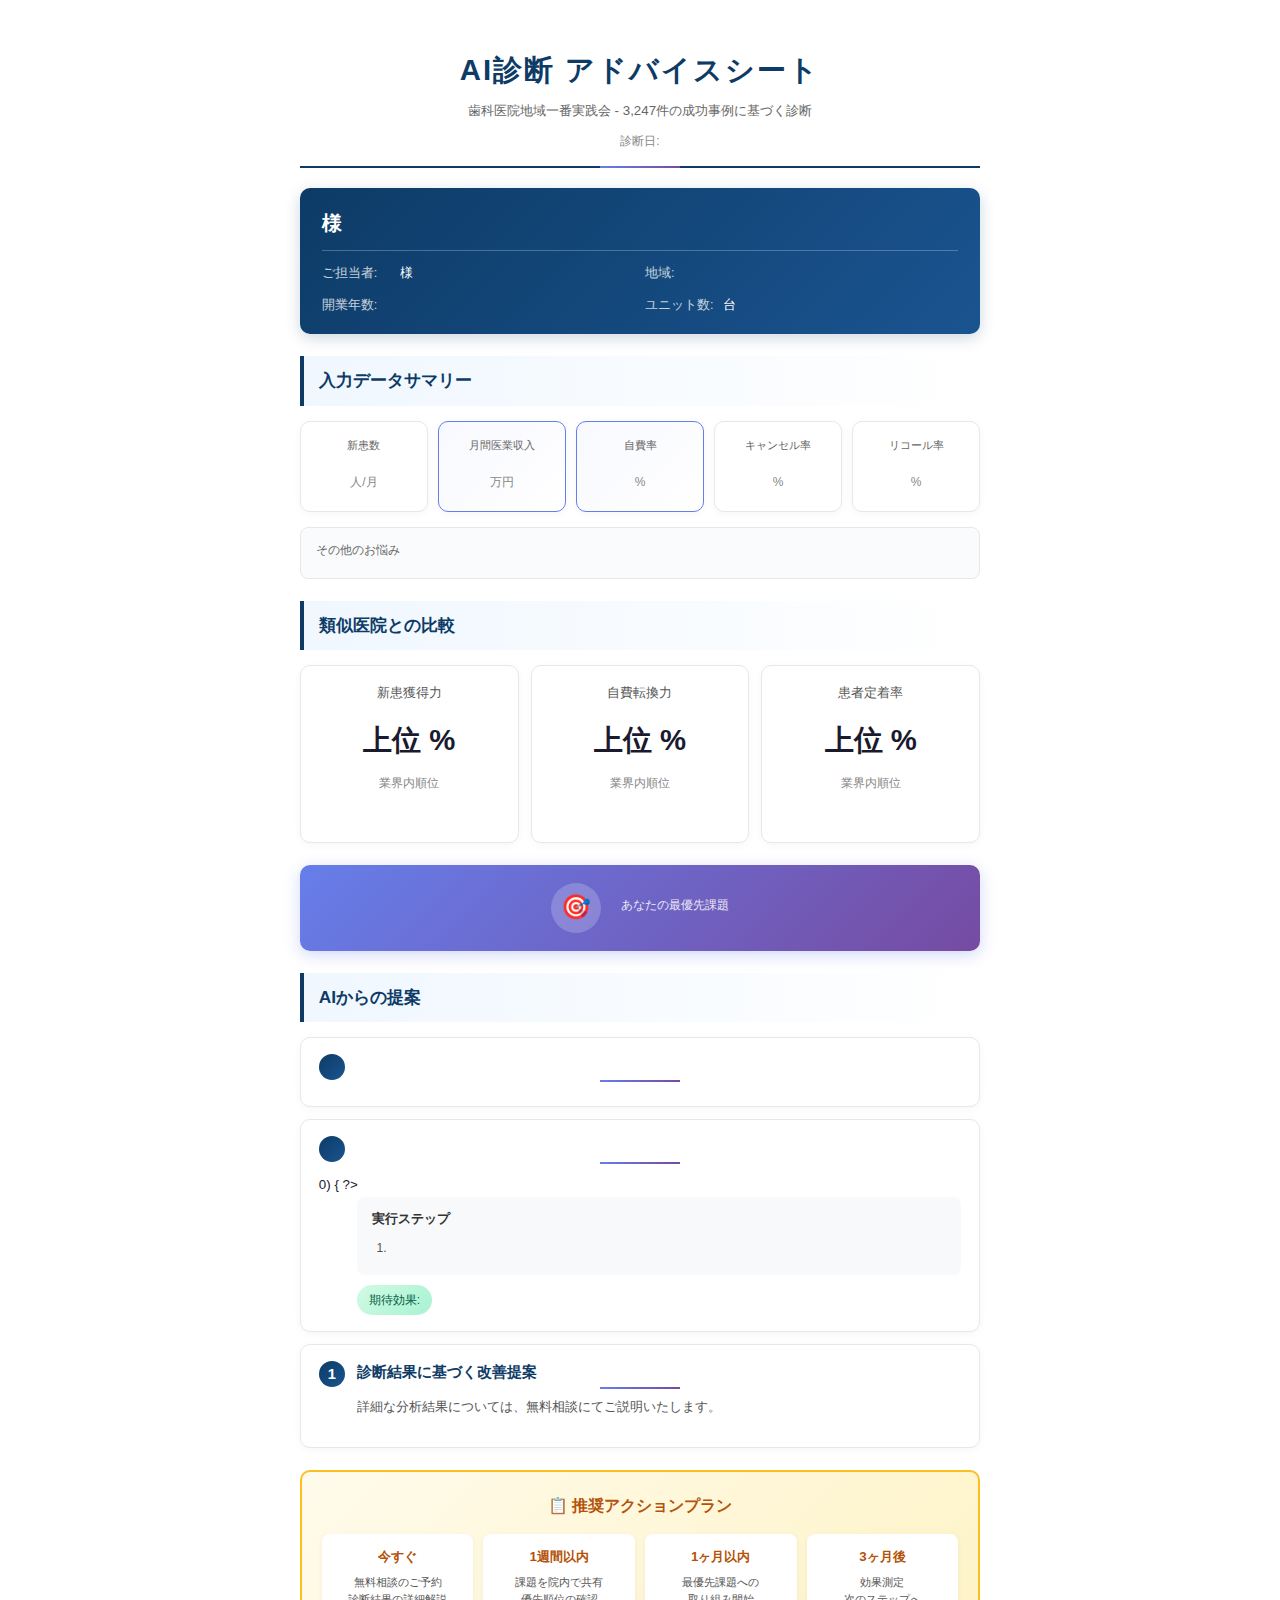
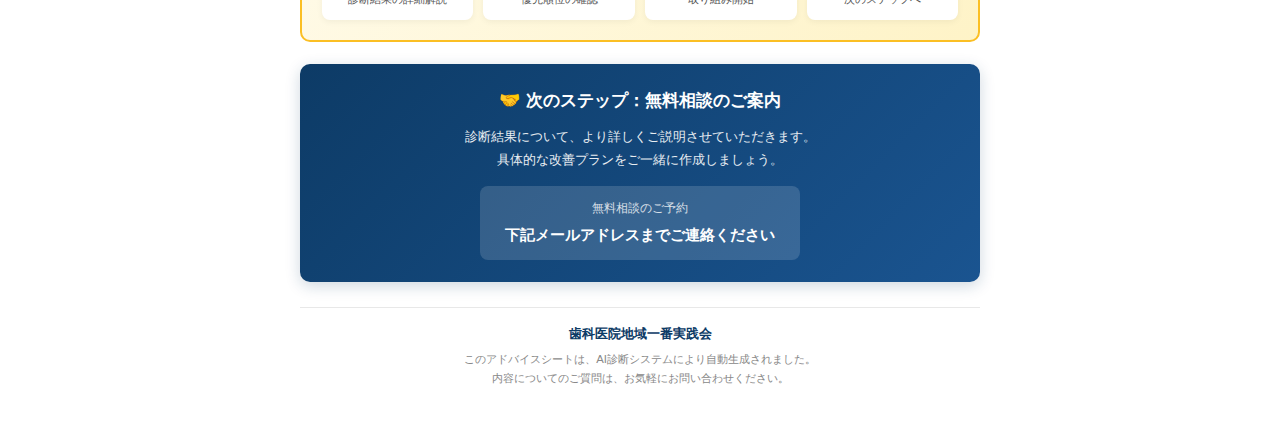
<file: gas/PDFTemplate.html>
<!DOCTYPE html>
<html lang="ja">
<head>
  <meta charset="UTF-8">
  <title>AI診断アドバイスシート</title>
  <style>
    /* ベーススタイル */
    * {
      margin: 0;
      padding: 0;
      box-sizing: border-box;
    }

    body {
      font-family: 'Noto Sans JP', 'Hiragino Sans', 'Yu Gothic', sans-serif;
      font-size: 10pt;
      line-height: 1.7;
      color: #1a1a2e;
      background: #fff;
    }

    .container {
      max-width: 210mm;
      margin: 0 auto;
      padding: 12mm 15mm;
    }

    /* ========================================
       ヘッダー
    ======================================== */
    .header {
      text-align: center;
      margin-bottom: 20px;
      padding-bottom: 15px;
      border-bottom: 2px solid #0D3B66;
      position: relative;
    }

    .header::after {
      content: '';
      position: absolute;
      bottom: -2px;
      left: 50%;
      transform: translateX(-50%);
      width: 80px;
      height: 2px;
      background: linear-gradient(90deg, #667eea, #764ba2);
    }

    .header h1 {
      font-size: 22pt;
      color: #0D3B66;
      margin-bottom: 5px;
      letter-spacing: 2px;
    }

    .header .subtitle {
      font-size: 10pt;
      color: #666;
      margin-bottom: 8px;
    }

    .header .date {
      font-size: 9pt;
      color: #888;
    }

    /* ========================================
       クリニック情報
    ======================================== */
    .clinic-info {
      background: linear-gradient(135deg, #0D3B66 0%, #1a5490 100%);
      color: #fff;
      padding: 18px 22px;
      border-radius: 10px;
      margin-bottom: 22px;
      box-shadow: 0 4px 15px rgba(13, 59, 102, 0.2);
    }

    .clinic-info h2 {
      font-size: 15pt;
      margin-bottom: 12px;
      padding-bottom: 10px;
      border-bottom: 1px solid rgba(255,255,255,0.25);
    }

    .clinic-info .info-grid {
      display: grid;
      grid-template-columns: repeat(2, 1fr);
      gap: 10px;
    }

    .clinic-info .info-item {
      font-size: 9.5pt;
      display: flex;
      gap: 8px;
    }

    .clinic-info .info-label {
      opacity: 0.75;
      min-width: 70px;
    }

    .clinic-info .info-value {
      font-weight: 500;
    }

    /* ========================================
       セクション共通
    ======================================== */
    .section {
      margin-bottom: 22px;
    }

    .section-title {
      font-size: 13pt;
      color: #0D3B66;
      padding: 10px 15px;
      background: linear-gradient(90deg, #f0f7ff 0%, #fff 100%);
      border-left: 4px solid #0D3B66;
      border-radius: 0 8px 8px 0;
      margin-bottom: 15px;
      font-weight: 600;
    }

    /* ========================================
       入力データサマリー
    ======================================== */
    .summary-grid {
      display: grid;
      grid-template-columns: repeat(5, 1fr);
      gap: 10px;
      margin-bottom: 15px;
    }

    .summary-card {
      background: #fff;
      border-radius: 10px;
      padding: 14px 10px;
      text-align: center;
      border: 1px solid #e8e8e8;
      box-shadow: 0 2px 8px rgba(0,0,0,0.04);
    }

    .summary-card .label {
      font-size: 8.5pt;
      color: #666;
      margin-bottom: 6px;
    }

    .summary-card .value {
      font-size: 16pt;
      font-weight: 700;
      color: #0D3B66;
    }

    .summary-card .unit {
      font-size: 9pt;
      color: #888;
      font-weight: 400;
    }

    .summary-card.highlight {
      background: linear-gradient(135deg, #f8f9ff 0%, #fff 100%);
      border-color: #667eea;
    }

    .summary-card.highlight .value {
      color: #667eea;
    }

    /* その他のお悩み */
    .other-concerns {
      background: #fafbfc;
      border: 1px solid #e8e8e8;
      border-radius: 8px;
      padding: 12px 15px;
      margin-top: 10px;
    }

    .other-concerns .label {
      font-size: 9pt;
      color: #666;
      margin-bottom: 5px;
    }

    .other-concerns .content {
      font-size: 10pt;
      color: #333;
    }

    /* ========================================
       類似医院との比較
    ======================================== */
    .comparison-grid {
      display: grid;
      grid-template-columns: repeat(3, 1fr);
      gap: 12px;
    }

    .comparison-card {
      background: #fff;
      border-radius: 10px;
      padding: 16px;
      text-align: center;
      border: 1px solid #e8e8e8;
      box-shadow: 0 2px 8px rgba(0,0,0,0.04);
    }

    .comparison-card .label {
      font-size: 10pt;
      color: #555;
      margin-bottom: 10px;
      font-weight: 500;
    }

    .comparison-card .percentile {
      font-size: 22pt;
      font-weight: 700;
      margin-bottom: 8px;
    }

    .comparison-card .percentile-label {
      font-size: 9pt;
      color: #888;
      margin-bottom: 10px;
    }

    .comparison-card .badge {
      display: inline-block;
      padding: 4px 12px;
      border-radius: 15px;
      font-size: 9pt;
      font-weight: 500;
    }

    .comparison-card.excellent .percentile { color: #10b981; }
    .comparison-card.excellent .badge { background: #d1fae5; color: #065f46; }

    .comparison-card.good .percentile { color: #3b82f6; }
    .comparison-card.good .badge { background: #dbeafe; color: #1e40af; }

    .comparison-card.average .percentile { color: #f59e0b; }
    .comparison-card.average .badge { background: #fef3c7; color: #92400e; }

    .comparison-card.needs-improvement .percentile { color: #ef4444; }
    .comparison-card.needs-improvement .badge { background: #fee2e2; color: #991b1b; }

    /* ========================================
       最優先課題
    ======================================== */
    .priority-box {
      background: linear-gradient(135deg, #667eea 0%, #764ba2 100%);
      color: #fff;
      padding: 18px 22px;
      border-radius: 10px;
      display: flex;
      align-items: center;
      justify-content: center;
      gap: 20px;
      box-shadow: 0 4px 15px rgba(102, 126, 234, 0.3);
    }

    .priority-box .icon {
      width: 50px;
      height: 50px;
      background: rgba(255,255,255,0.2);
      border-radius: 50%;
      display: flex;
      align-items: center;
      justify-content: center;
      font-size: 24px;
    }

    .priority-box .content {
      text-align: left;
    }

    .priority-box .label {
      font-size: 9pt;
      opacity: 0.85;
      margin-bottom: 4px;
    }

    .priority-box .value {
      font-size: 16pt;
      font-weight: 700;
    }

    /* ========================================
       AIからの提案
    ======================================== */
    .recommendation-list {
      list-style: none;
    }

    .recommendation-item {
      background: #fff;
      border: 1px solid #e8e8e8;
      border-radius: 10px;
      padding: 16px 18px;
      margin-bottom: 12px;
      box-shadow: 0 2px 8px rgba(0,0,0,0.04);
    }

    .recommendation-item .header {
      display: flex;
      align-items: flex-start;
      gap: 12px;
      margin-bottom: 10px;
      border: none;
      padding: 0;
    }

    .recommendation-item .number {
      width: 26px;
      height: 26px;
      background: linear-gradient(135deg, #0D3B66 0%, #1a5490 100%);
      color: #fff;
      border-radius: 50%;
      display: flex;
      align-items: center;
      justify-content: center;
      font-size: 11pt;
      font-weight: 600;
      flex-shrink: 0;
    }

    .recommendation-item h4 {
      font-size: 11pt;
      color: #0D3B66;
      font-weight: 600;
      line-height: 1.5;
    }

    .recommendation-item .description {
      font-size: 9.5pt;
      color: #555;
      margin-bottom: 12px;
      padding-left: 38px;
    }

    .recommendation-steps {
      background: #f8f9fa;
      padding: 12px 15px;
      border-radius: 8px;
      margin-left: 38px;
    }

    .recommendation-steps h5 {
      font-size: 9.5pt;
      color: #333;
      margin-bottom: 8px;
      font-weight: 600;
    }

    .recommendation-steps ol {
      margin-left: 18px;
      font-size: 9pt;
      color: #555;
    }

    .recommendation-steps li {
      margin-bottom: 4px;
    }

    .recommendation-effect {
      display: inline-block;
      background: linear-gradient(135deg, #d1fae5 0%, #a7f3d0 100%);
      color: #065f46;
      padding: 5px 12px;
      border-radius: 15px;
      font-size: 9pt;
      margin-top: 10px;
      margin-left: 38px;
      font-weight: 500;
    }

    /* ========================================
       アクションプラン
    ======================================== */
    .action-plan {
      background: linear-gradient(135deg, #fffbeb 0%, #fef3c7 100%);
      border: 2px solid #fbbf24;
      border-radius: 10px;
      padding: 20px;
    }

    .action-plan h3 {
      font-size: 12pt;
      color: #b45309;
      margin-bottom: 15px;
      text-align: center;
      font-weight: 600;
    }

    .action-timeline {
      display: grid;
      grid-template-columns: repeat(4, 1fr);
      gap: 10px;
    }

    .timeline-item {
      text-align: center;
      padding: 12px 8px;
      background: #fff;
      border-radius: 8px;
      box-shadow: 0 2px 6px rgba(0,0,0,0.05);
    }

    .timeline-item .period {
      font-size: 10pt;
      font-weight: 600;
      color: #b45309;
      margin-bottom: 6px;
    }

    .timeline-item .task {
      font-size: 8.5pt;
      color: #555;
      line-height: 1.5;
    }

    /* ========================================
       CTA
    ======================================== */
    .cta-section {
      background: linear-gradient(135deg, #0D3B66 0%, #1a5490 100%);
      color: #fff;
      padding: 22px;
      border-radius: 10px;
      text-align: center;
      margin-top: 22px;
      box-shadow: 0 4px 15px rgba(13, 59, 102, 0.2);
    }

    .cta-section h3 {
      font-size: 13pt;
      margin-bottom: 10px;
      font-weight: 600;
    }

    .cta-section p {
      font-size: 10pt;
      opacity: 0.9;
      margin-bottom: 15px;
      line-height: 1.7;
    }

    .cta-box {
      display: inline-block;
      background: rgba(255,255,255,0.15);
      padding: 12px 25px;
      border-radius: 8px;
    }

    .cta-box .label {
      font-size: 9pt;
      opacity: 0.8;
    }

    .cta-box .value {
      font-size: 11pt;
      font-weight: 600;
      margin-top: 4px;
    }

    /* ========================================
       フッター
    ======================================== */
    .footer {
      margin-top: 25px;
      padding-top: 15px;
      border-top: 1px solid #e8e8e8;
      text-align: center;
      font-size: 8.5pt;
      color: #888;
    }

    .footer .company {
      font-weight: 600;
      color: #0D3B66;
      font-size: 10pt;
      margin-bottom: 5px;
    }

    /* ========================================
       印刷用調整
    ======================================== */
    @media print {
      body {
        print-color-adjust: exact;
        -webkit-print-color-adjust: exact;
      }

      .container {
        padding: 8mm 12mm;
      }

      .section,
      .recommendation-item {
        page-break-inside: avoid;
      }
    }
  </style>
</head>
<body>
  <div class="container">
    <!-- ヘッダー -->
    <header class="header">
      <h1>AI診断 アドバイスシート</h1>
      <p class="subtitle">歯科医院地域一番実践会 - 3,247件の成功事例に基づく診断</p>
      <p class="date">診断日: <?= diagnosisDate ?></p>
    </header>

    <!-- クリニック情報 -->
    <div class="clinic-info">
      <h2><?= data.clinicName || '医院名未入力' ?> 様</h2>
      <div class="info-grid">
        <div class="info-item">
          <span class="info-label">ご担当者:</span>
          <span class="info-value"><?= data.userName || '-' ?> 様</span>
        </div>
        <div class="info-item">
          <span class="info-label">地域:</span>
          <span class="info-value"><?= getRegionName(data.region) ?></span>
        </div>
        <div class="info-item">
          <span class="info-label">開業年数:</span>
          <span class="info-value"><?= getYearsOpenName(data.yearsOpen) ?></span>
        </div>
        <div class="info-item">
          <span class="info-label">ユニット数:</span>
          <span class="info-value"><?= data.units || '-' ?> 台</span>
        </div>
      </div>
    </div>

    <!-- 入力データサマリー -->
    <section class="section">
      <h3 class="section-title">入力データサマリー</h3>
      <div class="summary-grid">
        <div class="summary-card">
          <div class="label">新患数</div>
          <div class="value"><?= data.newPatient || '--' ?><span class="unit">人/月</span></div>
        </div>
        <div class="summary-card highlight">
          <div class="label">月間医業収入</div>
          <div class="value"><?= data.totalRevenue || '--' ?><span class="unit">万円</span></div>
        </div>
        <div class="summary-card highlight">
          <div class="label">自費率</div>
          <div class="value"><?= data.selfPayRate ? Math.floor(data.selfPayRate) : '--' ?><span class="unit">%</span></div>
        </div>
        <div class="summary-card">
          <div class="label">キャンセル率</div>
          <div class="value"><?= data.cancel ? Math.floor(data.cancel) : '--' ?><span class="unit">%</span></div>
        </div>
        <div class="summary-card">
          <div class="label">リコール率</div>
          <div class="value"><?= data.recall ? Math.floor(data.recall) : '--' ?><span class="unit">%</span></div>
        </div>
      </div>

      <? if (data.otherConcerns) { ?>
      <div class="other-concerns">
        <div class="label">その他のお悩み</div>
        <div class="content"><?= data.otherConcerns ?></div>
      </div>
      <? } ?>
    </section>

    <!-- 類似医院との比較 -->
    <section class="section">
      <h3 class="section-title">類似医院との比較</h3>
      <div class="comparison-grid">
        <? var npStatus = comparison.newPatientPower ? comparison.newPatientPower.status : 'average'; ?>
        <div class="comparison-card <?= npStatus ?>">
          <div class="label">新患獲得力</div>
          <div class="percentile">上位 <?= comparison.newPatientPower ? formatPercentile(comparison.newPatientPower.percentile) : '--' ?>%</div>
          <div class="percentile-label">業界内順位</div>
          <span class="badge"><?= getStatusLabel(npStatus) ?></span>
        </div>

        <? var spStatus = comparison.selfPayPower ? comparison.selfPayPower.status : 'average'; ?>
        <div class="comparison-card <?= spStatus ?>">
          <div class="label">自費転換力</div>
          <div class="percentile">上位 <?= comparison.selfPayPower ? formatPercentile(comparison.selfPayPower.percentile) : '--' ?>%</div>
          <div class="percentile-label">業界内順位</div>
          <span class="badge"><?= getStatusLabel(spStatus) ?></span>
        </div>

        <? var prStatus = comparison.patientRetention ? comparison.patientRetention.status : 'average'; ?>
        <div class="comparison-card <?= prStatus ?>">
          <div class="label">患者定着率</div>
          <div class="percentile">上位 <?= comparison.patientRetention ? formatPercentile(comparison.patientRetention.percentile) : '--' ?>%</div>
          <div class="percentile-label">業界内順位</div>
          <span class="badge"><?= getStatusLabel(prStatus) ?></span>
        </div>
      </div>
    </section>

    <!-- 最優先課題 -->
    <section class="section">
      <div class="priority-box">
        <div class="icon">🎯</div>
        <div class="content">
          <div class="label">あなたの最優先課題</div>
          <div class="value"><?= getPriorityName(data.priority) ?></div>
        </div>
      </div>
    </section>

    <!-- AIからの提案 -->
    <section class="section">
      <h3 class="section-title">AIからの提案</h3>
      <ul class="recommendation-list">
        <? var recs = recommendations; ?>
        <? if (recs && recs.items) { ?>
          <? for (var i = 0; i < Math.min(recs.items.length, 4); i++) { ?>
            <? var item = recs.items[i]; ?>
            <? if (typeof item === 'string') { ?>
            <li class="recommendation-item">
              <div class="header">
                <span class="number"><?= i + 1 ?></span>
                <h4><?= item ?></h4>
              </div>
            </li>
            <? } else { ?>
            <li class="recommendation-item">
              <div class="header">
                <span class="number"><?= i + 1 ?></span>
                <h4><?= item.title || item ?></h4>
              </div>
              <? if (item.description) { ?>
              <p class="description"><?= item.description ?></p>
              <? } ?>
              <? if (item.steps && item.steps.length > 0) { ?>
              <div class="recommendation-steps">
                <h5>実行ステップ</h5>
                <ol>
                  <? for (var j = 0; j < Math.min(item.steps.length, 5); j++) { ?>
                  <li><?= item.steps[j] ?></li>
                  <? } ?>
                </ol>
              </div>
              <? } ?>
              <? if (item.effect) { ?>
              <span class="recommendation-effect">期待効果: <?= item.effect ?></span>
              <? } ?>
            </li>
            <? } ?>
          <? } ?>
        <? } else { ?>
        <li class="recommendation-item">
          <div class="header">
            <span class="number">1</span>
            <h4>診断結果に基づく改善提案</h4>
          </div>
          <p class="description">詳細な分析結果については、無料相談にてご説明いたします。</p>
        </li>
        <? } ?>
      </ul>
    </section>

    <!-- アクションプラン -->
    <section class="section">
      <div class="action-plan">
        <h3>📋 推奨アクションプラン</h3>
        <div class="action-timeline">
          <div class="timeline-item">
            <div class="period">今すぐ</div>
            <div class="task">無料相談のご予約<br>診断結果の詳細解説</div>
          </div>
          <div class="timeline-item">
            <div class="period">1週間以内</div>
            <div class="task">課題を院内で共有<br>優先順位の確認</div>
          </div>
          <div class="timeline-item">
            <div class="period">1ヶ月以内</div>
            <div class="task">最優先課題への<br>取り組み開始</div>
          </div>
          <div class="timeline-item">
            <div class="period">3ヶ月後</div>
            <div class="task">効果測定<br>次のステップへ</div>
          </div>
        </div>
      </div>
    </section>

    <!-- CTA -->
    <div class="cta-section">
      <h3>🤝 次のステップ：無料相談のご案内</h3>
      <p>診断結果について、より詳しくご説明させていただきます。<br>具体的な改善プランをご一緒に作成しましょう。</p>
      <div class="cta-box">
        <div class="label">無料相談のご予約</div>
        <div class="value">下記メールアドレスまでご連絡ください</div>
      </div>
    </div>

    <!-- フッター -->
    <footer class="footer">
      <p class="company">歯科医院地域一番実践会</p>
      <p>このアドバイスシートは、AI診断システムにより自動生成されました。</p>
      <p>内容についてのご質問は、お気軽にお問い合わせください。</p>
    </footer>
  </div>

  <script>
    // PDF生成用のヘルパー関数（サーバーサイドでも使用）
    function getRegionName(code) {
      const regions = {
        'hokkaido': '北海道',
        'tohoku': '東北',
        'kanto': '関東',
        'chubu': '中部',
        'tokai': '東海',
        'kinki': '近畿',
        'chugoku': '中国',
        'shikoku': '四国',
        'kyushu': '九州・沖縄'
      };
      return regions[code] || code || '未選択';
    }

    function getYearsOpenName(code) {
      const years = {
        'under3': '3年未満',
        '3to5': '3〜5年',
        '5to10': '5〜10年',
        '10to20': '10〜20年',
        'over20': '20年以上'
      };
      return years[code] || code || '未選択';
    }

    function getPriorityName(code) {
      const priorities = {
        'newPatient': '新患獲得',
        'selfPay': '自費率向上',
        'cancel': 'キャンセル対策',
        'staff': 'スタッフ採用・定着',
        'efficiency': '業務効率化'
      };
      return priorities[code] || code || '未選択';
    }

    function getStatusLabel(status) {
      const labels = {
        'excellent': '非常に優秀',
        'good': '優秀',
        'average': '平均的',
        'needs-improvement': '改善の余地あり'
      };
      return labels[status] || '平均的';
    }

    function formatPercentile(percentile) {
      let topPercent = 100 - percentile;
      if (topPercent <= 0) topPercent = 0.1;
      if (topPercent < 10) return topPercent.toFixed(1);
      return Math.floor(topPercent);
    }
  </script>
</body>
</html>
</file>
<file: styles.css>
/* ========================================
   Dental AI Consulting - Styles
   Theme: Google Antigravity Inspired
   ======================================== */

/* CSS Variables */
:root {
    /* Primary Colors - Deep Blue/Cyan Gradient Theme */
    --primary-50: #eef9ff;
    --primary-100: #d8f1ff;
    --primary-200: #b9e7ff;
    --primary-300: #89d9ff;
    --primary-400: #52c3ff;
    --primary-500: #2aa3ff;
    --primary-600: #1485f7;
    --primary-700: #0d6de3;
    --primary-800: #1258b8;
    --primary-900: #154a91;

    /* Accent Colors - Vibrant Gradient */
    --accent-50: #fdf4ff;
    --accent-100: #fae8ff;
    --accent-500: #d946ef;
    --accent-600: #c026d3;
    --accent-700: #a21caf;

    /* Success Colors */
    --success-50: #ecfdf5;
    --success-100: #d1fae5;
    --success-400: #34d399;
    --success-500: #10b981;
    --success-600: #059669;

    /* Neutral Colors - Deep Dark Theme */
    --gray-50: #fafafa;
    --gray-100: #f4f4f5;
    --gray-200: #e4e4e7;
    --gray-300: #d4d4d8;
    --gray-400: #a1a1aa;
    --gray-500: #71717a;
    --gray-600: #52525b;
    --gray-700: #3f3f46;
    --gray-800: #27272a;
    --gray-900: #18181b;
    --gray-950: #09090b;

    /* Typography */
    --font-sans: 'Noto Sans JP', -apple-system, BlinkMacSystemFont, sans-serif;
    --font-display: 'Outfit', var(--font-sans);

    /* Spacing */
    --space-1: 0.25rem;
    --space-2: 0.5rem;
    --space-3: 0.75rem;
    --space-4: 1rem;
    --space-5: 1.25rem;
    --space-6: 1.5rem;
    --space-8: 2rem;
    --space-10: 2.5rem;
    --space-12: 3rem;
    --space-16: 4rem;

    /* Border Radius */
    --radius-sm: 6px;
    --radius-md: 8px;
    --radius-lg: 12px;
    --radius-xl: 16px;
    --radius-2xl: 24px;
    --radius-full: 9999px;

    /* Shadows */
    --shadow-sm: 0 1px 2px 0 rgb(0 0 0 / 0.05);
    --shadow-md: 0 4px 6px -1px rgb(0 0 0 / 0.1), 0 2px 4px -2px rgb(0 0 0 / 0.1);
    --shadow-lg: 0 10px 15px -3px rgb(0 0 0 / 0.1), 0 4px 6px -4px rgb(0 0 0 / 0.1);
    --shadow-xl: 0 20px 25px -5px rgb(0 0 0 / 0.1), 0 8px 10px -6px rgb(0 0 0 / 0.1);
    --shadow-glow: 0 0 30px rgba(42, 163, 255, 0.3);
    --shadow-glow-accent: 0 0 40px rgba(217, 70, 239, 0.2);

    /* Transitions */
    --transition-fast: 150ms cubic-bezier(0.4, 0, 0.2, 1);
    --transition-base: 200ms cubic-bezier(0.4, 0, 0.2, 1);
    --transition-slow: 300ms cubic-bezier(0.4, 0, 0.2, 1);
}

/* Reset & Base */
*, *::before, *::after {
    box-sizing: border-box;
    margin: 0;
    padding: 0;
}

html {
    font-size: 16px;
    -webkit-font-smoothing: antialiased;
    -moz-osx-font-smoothing: grayscale;
}

body {
    font-family: var(--font-sans);
    background: linear-gradient(135deg, var(--gray-50) 0%, var(--primary-50) 100%);
    color: var(--gray-800);
    line-height: 1.6;
    min-height: 100vh;
}

/* App Container */
.app-container {
    min-height: 100vh;
}

/* Utility Classes */
.hidden {
    display: none !important;
}

/* ========================================
   Landing Page - Antigravity Inspired
   ======================================== */
.landing-page {
    min-height: 100vh;
    display: flex;
    align-items: center;
    justify-content: center;
    padding: var(--space-8);
    background: var(--gray-950);
    position: relative;
    overflow: hidden;
}

.landing-page::before {
    content: '';
    position: absolute;
    top: 0;
    left: 0;
    right: 0;
    bottom: 0;
    background:
        radial-gradient(ellipse 80% 50% at 50% -20%, rgba(42, 163, 255, 0.15) 0%, transparent 50%),
        radial-gradient(ellipse 60% 40% at 80% 50%, rgba(217, 70, 239, 0.1) 0%, transparent 50%),
        radial-gradient(ellipse 50% 30% at 20% 80%, rgba(16, 185, 129, 0.08) 0%, transparent 50%);
    animation: ambientShift 20s ease-in-out infinite;
}

.landing-page::after {
    content: '';
    position: absolute;
    top: 0;
    left: 0;
    right: 0;
    bottom: 0;
    background: url("data:image/svg+xml,%3Csvg viewBox='0 0 400 400' xmlns='http://www.w3.org/2000/svg'%3E%3Cfilter id='noiseFilter'%3E%3CfeTurbulence type='fractalNoise' baseFrequency='0.9' numOctaves='3' stitchTiles='stitch'/%3E%3C/filter%3E%3Crect width='100%25' height='100%25' filter='url(%23noiseFilter)'/%3E%3C/svg%3E");
    opacity: 0.03;
    pointer-events: none;
}

@keyframes ambientShift {
    0%, 100% { opacity: 1; }
    50% { opacity: 0.7; }
}

.landing-content {
    position: relative;
    z-index: 1;
    text-align: center;
    max-width: 800px;
    width: 100%;
}

/* Particles - Floating Orbs */
.particles {
    position: absolute;
    top: 0;
    left: 0;
    width: 100%;
    height: 100%;
    overflow: hidden;
    pointer-events: none;
}

.particle {
    position: absolute;
    border-radius: 50%;
    opacity: 0;
    animation: floatOrb 20s infinite;
    background: radial-gradient(circle at 30% 30%, rgba(42, 163, 255, 0.6), rgba(217, 70, 239, 0.3));
    filter: blur(1px);
    box-shadow: 0 0 20px rgba(42, 163, 255, 0.3);
}

.particle:nth-child(odd) {
    width: 6px;
    height: 6px;
    background: radial-gradient(circle at 30% 30%, rgba(217, 70, 239, 0.5), rgba(42, 163, 255, 0.2));
    box-shadow: 0 0 15px rgba(217, 70, 239, 0.3);
}

.particle:nth-child(even) {
    width: 4px;
    height: 4px;
}

@keyframes floatOrb {
    0% { transform: translateY(100vh) scale(0); opacity: 0; }
    10% { opacity: 0.8; transform: translateY(80vh) scale(1); }
    90% { opacity: 0.6; }
    100% { transform: translateY(-20vh) scale(0.5); opacity: 0; }
}

/* Main Title Section */
.main-title-section {
    margin-bottom: var(--space-10);
    animation: fadeInUp 1s cubic-bezier(0.16, 1, 0.3, 1);
}

@keyframes fadeInDown {
    from { opacity: 0; transform: translateY(-20px); }
    to { opacity: 1; transform: translateY(0); }
}

.tagline {
    font-size: 0.75rem;
    font-weight: 500;
    color: var(--gray-500);
    margin-bottom: var(--space-4);
    letter-spacing: 0.2em;
    text-transform: uppercase;
}

.main-title {
    display: flex;
    align-items: baseline;
    justify-content: center;
    gap: var(--space-3);
    margin-bottom: var(--space-5);
}

.title-ai {
    font-family: var(--font-display);
    font-size: 5rem;
    font-weight: 800;
    background: linear-gradient(135deg, #52c3ff 0%, #2aa3ff 30%, #d946ef 70%, #f472b6 100%);
    -webkit-background-clip: text;
    -webkit-text-fill-color: transparent;
    background-clip: text;
    animation: gradientShift 8s ease-in-out infinite;
    background-size: 200% 200%;
}

@keyframes gradientShift {
    0%, 100% { background-position: 0% 50%; }
    50% { background-position: 100% 50%; }
}

.title-text {
    font-family: var(--font-sans);
    font-size: 3.5rem;
    font-weight: 700;
    color: var(--gray-100);
    letter-spacing: -0.02em;
}

.main-subtitle {
    font-size: 1rem;
    font-weight: 400;
    color: var(--gray-400);
    max-width: 480px;
    margin: 0 auto;
    line-height: 1.7;
    letter-spacing: 0.02em;
}

/* Growth Chart Container */
.growth-chart-container {
    padding: var(--space-6) var(--space-8);
    margin-bottom: var(--space-8);
    animation: fadeInUp 1s cubic-bezier(0.16, 1, 0.3, 1) 0.2s both;
}

@keyframes fadeInUp {
    from { opacity: 0; transform: translateY(30px); }
    to { opacity: 1; transform: translateY(0); }
}

.growth-chart {
    position: relative;
    height: 80px;
}

.growth-chart-bars {
    display: flex;
    align-items: flex-end;
    justify-content: center;
    height: 100%;
    gap: var(--space-3);
}

.growth-bar {
    flex: 0 0 auto;
    width: 8px;
    display: flex;
    flex-direction: column;
    align-items: center;
    height: 100%;
    position: relative;
}

.growth-bar-fill {
    width: 100%;
    background: linear-gradient(180deg, var(--primary-400) 0%, var(--primary-600) 50%, var(--accent-500) 100%);
    border-radius: 4px;
    height: 0;
    transition: height 1.5s cubic-bezier(0.34, 1.56, 0.64, 1);
    position: absolute;
    bottom: 0;
    box-shadow: 0 0 20px rgba(42, 163, 255, 0.4), 0 0 40px rgba(217, 70, 239, 0.2);
}

.growth-bar:nth-child(odd) .growth-bar-fill {
    background: linear-gradient(180deg, #d946ef 0%, #a855f7 50%, var(--primary-500) 100%);
}

/* Stats Row */
.stats-row {
    display: flex;
    align-items: center;
    justify-content: center;
    gap: var(--space-8);
    margin-bottom: var(--space-10);
    animation: fadeInUp 1s cubic-bezier(0.16, 1, 0.3, 1) 0.4s both;
}

.stat-item {
    text-align: center;
}

.stat-number {
    font-family: var(--font-display);
    font-size: 2.5rem;
    font-weight: 700;
    color: var(--gray-100);
    line-height: 1;
    letter-spacing: -0.02em;
}

.stat-unit {
    font-family: var(--font-display);
    font-size: 1.25rem;
    font-weight: 600;
    background: linear-gradient(135deg, var(--primary-400), var(--accent-500));
    -webkit-background-clip: text;
    -webkit-text-fill-color: transparent;
    background-clip: text;
    margin-left: var(--space-1);
}

.stat-label {
    display: block;
    font-size: 0.7rem;
    font-weight: 500;
    color: var(--gray-500);
    margin-top: var(--space-2);
    letter-spacing: 0.05em;
    text-transform: uppercase;
}

.stat-divider {
    width: 1px;
    height: 48px;
    background: linear-gradient(180deg, transparent 0%, var(--gray-700) 50%, transparent 100%);
}

/* Hero Section */
.hero-section {
    animation: fadeIn 0.8s ease-out 0.3s both;
}

@keyframes fadeIn {
    from { opacity: 0; }
    to { opacity: 1; }
}

.hero-title {
    font-family: var(--font-display);
    font-size: 2.25rem;
    font-weight: 700;
    color: white;
    line-height: 1.4;
    margin-bottom: var(--space-4);
    letter-spacing: -0.02em;
}

.hero-title-highlight {
    color: var(--primary-400);
    position: relative;
}

.hero-title-highlight::after {
    content: '';
    position: absolute;
    bottom: -2px;
    left: 0;
    width: 100%;
    height: 3px;
    background: var(--primary-400);
    border-radius: 2px;
}

/* Pulse Animation for CTA */
.pulse-animation {
    animation: pulseGlow 3s ease-in-out infinite;
}

@keyframes pulseGlow {
    0%, 100% { box-shadow: 0 0 30px rgba(42, 163, 255, 0.3), 0 0 60px rgba(217, 70, 239, 0.15); }
    50% { box-shadow: 0 0 50px rgba(42, 163, 255, 0.5), 0 0 80px rgba(217, 70, 239, 0.25); }
}

/* Legacy styles kept for compatibility */
.logo {
    display: flex;
    align-items: center;
    justify-content: center;
    gap: var(--space-3);
    margin-bottom: var(--space-12);
}

.logo-icon {
    width: 48px;
    height: 48px;
    color: var(--primary-500);
}

.logo-icon.small {
    width: 32px;
    height: 32px;
}

.logo-text {
    font-family: var(--font-display);
    font-size: 1.5rem;
    font-weight: 600;
    color: white;
    letter-spacing: -0.02em;
}

.stats-number {
    font-family: var(--font-display);
    font-size: 3.5rem;
    font-weight: 700;
    color: var(--primary-500);
    line-height: 1;
}

.stats-label {
    display: block;
    font-size: 1rem;
    color: var(--gray-400);
    margin-top: var(--space-2);
}

.bar-chart {
    display: flex;
    align-items: flex-end;
    justify-content: center;
    gap: var(--space-3);
    height: 80px;
}

.bar {
    width: 32px;
    background: linear-gradient(180deg, var(--primary-500) 0%, var(--primary-700) 100%);
    border-radius: var(--radius-sm) var(--radius-sm) 0 0;
    animation: growBar 1s ease-out forwards;
    animation-delay: var(--delay);
    height: 0;
}

@keyframes growBar {
    to { height: var(--height); }
}

/* Hero Section */
.hero-title {
    font-family: var(--font-display);
    font-size: 2.5rem;
    font-weight: 700;
    color: white;
    line-height: 1.3;
    margin-bottom: var(--space-4);
    letter-spacing: -0.02em;
}

.hero-subtitle {
    font-size: 1.125rem;
    color: var(--gray-400);
    margin-bottom: var(--space-8);
}

/* CTA Button */
.cta-button {
    display: inline-flex;
    align-items: center;
    justify-content: center;
    gap: var(--space-2);
    font-family: var(--font-sans);
    font-size: 1rem;
    font-weight: 600;
    padding: var(--space-4) var(--space-8);
    border: none;
    border-radius: var(--radius-full);
    cursor: pointer;
    transition: all var(--transition-base);
}

.cta-button svg {
    width: 20px;
    height: 20px;
}

.cta-button.primary {
    background: linear-gradient(135deg, var(--primary-500) 0%, var(--accent-500) 100%);
    color: white;
    box-shadow: var(--shadow-lg), var(--shadow-glow);
    border: 1px solid rgba(255, 255, 255, 0.1);
}

.cta-button.primary:hover {
    background: linear-gradient(135deg, var(--primary-400) 0%, var(--accent-600) 100%);
    transform: translateY(-3px);
    box-shadow: var(--shadow-xl), 0 0 40px rgba(42, 163, 255, 0.4), 0 0 60px rgba(217, 70, 239, 0.2);
}

.cta-button.primary:active {
    transform: translateY(0);
}

.cta-button.primary:disabled {
    background: var(--gray-400);
    cursor: not-allowed;
    box-shadow: none;
    transform: none;
}

.cta-button.secondary {
    background: var(--gray-100);
    color: var(--gray-700);
}

.cta-button.secondary:hover {
    background: var(--gray-200);
}

.cta-button.large {
    padding: var(--space-5) var(--space-10);
    font-size: 1.125rem;
}

/* CTAハイライトアニメーション */
.cta-button.cta-highlight {
    animation: cta-pulse 0.6s ease-in-out 3;
}

@keyframes cta-pulse {
    0%, 100% {
        transform: scale(1);
        box-shadow: 0 4px 15px rgba(var(--primary-500-rgb), 0.4);
    }
    50% {
        transform: scale(1.05);
        box-shadow: 0 8px 30px rgba(var(--primary-500-rgb), 0.6), 0 0 40px rgba(var(--primary-500-rgb), 0.4);
    }
}

/* Trust Badges */
.trust-badges {
    display: flex;
    flex-wrap: wrap;
    justify-content: center;
    gap: var(--space-5);
    margin-top: var(--space-10);
    animation: fadeInUp 1s cubic-bezier(0.16, 1, 0.3, 1) 0.8s both;
}

.badge {
    display: flex;
    align-items: center;
    gap: var(--space-2);
    font-size: 0.8rem;
    font-weight: 400;
    color: var(--gray-500);
}

.badge svg {
    width: 14px;
    height: 14px;
    color: var(--success-400);
}

/* ========================================
   Form Section
   ======================================== */
.form-section {
    min-height: 100vh;
    background: var(--gray-50);
}

.form-layout {
    display: flex;
    justify-content: center;
    min-height: 100vh;
}

/* Form Container */
.form-container {
    padding: var(--space-8);
    max-width: 720px;
    margin: 0 auto;
    width: 100%;
}

/* Form Header */
.form-header {
    display: flex;
    align-items: center;
    gap: var(--space-4);
    margin-bottom: var(--space-8);
    padding-bottom: var(--space-6);
    border-bottom: 1px solid var(--gray-200);
}

.back-button {
    display: flex;
    align-items: center;
    justify-content: center;
    width: 40px;
    height: 40px;
    background: white;
    border: 1px solid var(--gray-200);
    border-radius: var(--radius-lg);
    cursor: pointer;
    transition: all var(--transition-fast);
}

.back-button svg {
    width: 20px;
    height: 20px;
    color: var(--gray-600);
}

.back-button:hover {
    background: var(--gray-50);
    border-color: var(--gray-300);
}

.progress-info {
    flex: 1;
}

.progress-bar {
    height: 8px;
    background: var(--gray-200);
    border-radius: var(--radius-full);
    overflow: hidden;
    margin-bottom: var(--space-2);
}

.progress-fill {
    height: 100%;
    background: linear-gradient(90deg, var(--primary-500) 0%, var(--primary-600) 100%);
    border-radius: var(--radius-full);
    transition: width var(--transition-slow);
    width: 25%;
}

.progress-text {
    font-size: 0.75rem;
    font-weight: 600;
    color: var(--gray-500);
    text-transform: uppercase;
    letter-spacing: 0.05em;
}

.time-estimate {
    display: flex;
    align-items: center;
    gap: var(--space-2);
    font-size: 0.875rem;
    color: var(--gray-500);
}

.time-estimate svg {
    width: 16px;
    height: 16px;
}

/* Step Styles */
.step {
    animation: fadeIn var(--transition-slow);
}

@keyframes fadeIn {
    from { opacity: 0; transform: translateY(10px); }
    to { opacity: 1; transform: translateY(0); }
}

.step-header {
    margin-bottom: var(--space-8);
}

.step-title {
    font-family: var(--font-display);
    font-size: 1.75rem;
    font-weight: 700;
    color: var(--gray-900);
    margin-bottom: var(--space-2);
}

.step-description {
    font-size: 1rem;
    color: var(--gray-500);
}

/* Form Groups */
.form-group {
    margin-bottom: var(--space-6);
}

.form-row {
    display: grid;
    grid-template-columns: 1fr 1fr;
    gap: var(--space-6);
}

@media (max-width: 600px) {
    .form-row {
        grid-template-columns: 1fr;
    }
}

.form-label {
    display: flex;
    align-items: center;
    gap: var(--space-2);
    font-size: 0.875rem;
    font-weight: 600;
    color: var(--gray-700);
    margin-bottom: var(--space-3);
}

.optional-badge,
.required-badge {
    font-size: 0.625rem;
    font-weight: 500;
    padding: var(--space-1) var(--space-2);
    border-radius: var(--radius-sm);
    text-transform: uppercase;
    letter-spacing: 0.05em;
}

.optional-badge {
    background: var(--gray-100);
    color: var(--gray-500);
}

.required-badge {
    background: var(--primary-100);
    color: var(--primary-700);
}

/* Form Inputs */
.form-input,
.form-select,
.form-textarea {
    width: 100%;
    padding: var(--space-4);
    font-family: var(--font-sans);
    font-size: 1rem;
    color: var(--gray-800);
    background: white;
    border: 2px solid var(--gray-200);
    border-radius: var(--radius-lg);
    transition: all var(--transition-fast);
}

.form-input:focus,
.form-select:focus,
.form-textarea:focus {
    outline: none;
    border-color: var(--primary-500);
    box-shadow: 0 0 0 3px var(--primary-100);
}

.form-input::placeholder,
.form-textarea::placeholder {
    color: var(--gray-400);
}

.form-textarea {
    min-height: 120px;
    resize: vertical;
}

/* Button Group */
.button-group {
    display: flex;
    flex-wrap: wrap;
    gap: var(--space-2);
}

.option-button {
    padding: var(--space-3) var(--space-4);
    font-family: var(--font-sans);
    font-size: 0.875rem;
    font-weight: 500;
    color: var(--gray-700);
    background: white;
    border: 2px solid var(--gray-200);
    border-radius: var(--radius-lg);
    cursor: pointer;
    transition: all var(--transition-fast);
}

.option-button:hover {
    border-color: var(--primary-300);
    background: var(--primary-50);
}

.option-button.selected {
    border-color: var(--primary-500);
    background: var(--primary-50);
    color: var(--primary-700);
}

/* Specific Input */
.specific-input-wrapper {
    margin-top: var(--space-3);
}

.specific-input-toggle {
    font-size: 0.875rem;
    color: var(--primary-600);
    background: none;
    border: none;
    cursor: pointer;
    padding: 0;
    text-decoration: underline;
    transition: color var(--transition-fast);
}

.specific-input-toggle:hover {
    color: var(--primary-700);
}

.specific-input {
    display: flex;
    align-items: center;
    gap: var(--space-2);
    margin-top: var(--space-2);
}

.specific-input .form-input {
    flex: 1;
    max-width: 200px;
}

.input-unit {
    font-size: 0.875rem;
    color: var(--gray-500);
}

.input-hint {
    font-size: 0.75rem;
    color: var(--gray-500);
    margin-top: var(--space-2);
}

.input-notice {
    font-size: 0.7rem;
    color: var(--gray-400);
    margin-top: var(--space-2);
    line-height: 1.5;
    padding: var(--space-2);
    background: var(--gray-50);
    border-radius: var(--radius-sm);
}

/* Calculated Display */
.calculated-display {
    display: grid;
    grid-template-columns: 1fr 1fr;
    gap: var(--space-4);
    padding: var(--space-6);
    background: var(--success-50);
    border: 2px solid var(--success-100);
    border-radius: var(--radius-xl);
    margin-top: var(--space-6);
}

.calculated-item {
    text-align: center;
}

.calculated-label {
    display: block;
    font-size: 0.75rem;
    font-weight: 600;
    color: var(--success-600);
    text-transform: uppercase;
    letter-spacing: 0.05em;
    margin-bottom: var(--space-1);
}

.calculated-value {
    font-family: var(--font-display);
    font-size: 1.5rem;
    font-weight: 700;
    color: var(--success-600);
}

/* Priority Grid */
.priority-grid {
    display: grid;
    grid-template-columns: repeat(auto-fit, minmax(180px, 1fr));
    gap: var(--space-4);
}

.priority-button {
    display: flex;
    flex-direction: column;
    align-items: center;
    gap: var(--space-3);
    padding: var(--space-6);
    background: white;
    border: 2px solid var(--gray-200);
    border-radius: var(--radius-xl);
    cursor: pointer;
    transition: all var(--transition-fast);
}

.priority-button:hover {
    border-color: var(--primary-300);
    background: var(--primary-50);
    transform: translateY(-2px);
}

.priority-button.selected {
    border-color: var(--primary-500);
    background: var(--primary-50);
    box-shadow: var(--shadow-md);
}

.priority-icon {
    font-size: 2rem;
}

.priority-text {
    font-size: 0.875rem;
    font-weight: 600;
    color: var(--gray-700);
    text-align: center;
}

/* Step Actions */
.step-actions {
    display: flex;
    flex-direction: column;
    align-items: center;
    gap: var(--space-4);
    margin-top: var(--space-10);
    padding-top: var(--space-8);
    border-top: 1px solid var(--gray-200);
}

.skip-link {
    font-size: 0.875rem;
    color: var(--gray-500);
    background: none;
    border: none;
    cursor: pointer;
    transition: color var(--transition-fast);
}

.skip-link:hover {
    color: var(--primary-600);
}

.submit-note {
    font-size: 0.75rem;
    color: var(--gray-400);
}

/* ========================================
   Visualization Panel
   ======================================== */
.visualization-panel {
    background: white;
    border-left: 1px solid var(--gray-200);
    padding: var(--space-6);
    overflow-y: auto;
    position: sticky;
    top: 0;
    height: 100vh;
}

.panel-header {
    display: flex;
    align-items: center;
    justify-content: space-between;
    margin-bottom: var(--space-6);
    padding-bottom: var(--space-4);
    border-bottom: 1px solid var(--gray-100);
}

.panel-header h3 {
    font-size: 1rem;
    font-weight: 600;
    color: var(--gray-800);
}

.similar-clinics {
    text-align: right;
}

.similar-count {
    display: block;
    font-family: var(--font-display);
    font-size: 1.25rem;
    font-weight: 700;
    color: var(--primary-600);
}

.similar-label {
    font-size: 0.75rem;
    color: var(--gray-500);
}

.panel-content {
    display: flex;
    flex-direction: column;
    gap: var(--space-6);
}

/* Summary Section */
.summary-section {
    background: var(--gray-50);
    border-radius: var(--radius-lg);
    padding: var(--space-4);
}

.summary-title {
    display: flex;
    align-items: center;
    gap: var(--space-2);
    font-size: 0.75rem;
    font-weight: 600;
    color: var(--gray-500);
    text-transform: uppercase;
    letter-spacing: 0.05em;
    margin-bottom: var(--space-3);
}

.summary-grid {
    display: grid;
    grid-template-columns: 1fr 1fr;
    gap: var(--space-3);
}

.summary-item {
    display: flex;
    flex-direction: column;
    gap: var(--space-1);
}

.summary-label {
    font-size: 0.625rem;
    font-weight: 500;
    color: var(--gray-400);
    text-transform: uppercase;
}

.summary-value {
    font-size: 0.875rem;
    font-weight: 600;
    color: var(--gray-800);
}

/* Metrics Chart */
.metrics-chart {
    display: flex;
    flex-direction: column;
    gap: var(--space-3);
}

.metric-row {
    display: grid;
    grid-template-columns: 80px 1fr 60px;
    align-items: center;
    gap: var(--space-2);
}

.metric-label {
    font-size: 0.75rem;
    color: var(--gray-600);
}

.metric-bar-wrapper {
    height: 8px;
    background: var(--gray-200);
    border-radius: var(--radius-full);
    overflow: hidden;
}

.metric-bar {
    height: 100%;
    background: linear-gradient(90deg, var(--primary-400) 0%, var(--primary-600) 100%);
    border-radius: var(--radius-full);
    transition: width var(--transition-slow);
}

.metric-bar.success {
    background: linear-gradient(90deg, var(--success-400) 0%, var(--success-600) 100%);
}

.metric-bar.warning {
    background: linear-gradient(90deg, var(--accent-400, #fbbf24) 0%, var(--accent-600) 100%);
}

.metric-value {
    font-family: var(--font-display);
    font-size: 0.875rem;
    font-weight: 600;
    color: var(--gray-800);
    text-align: right;
}

.metric-value.success {
    color: var(--success-600);
}

.ai-icon {
    width: 16px;
    height: 16px;
    color: var(--primary-500);
}

/* ========================================
   Loading Screen
   ======================================== */
.loading-screen {
    position: fixed;
    top: 0;
    left: 0;
    right: 0;
    bottom: 0;
    background: var(--gray-950);
    display: flex;
    align-items: center;
    justify-content: center;
    z-index: 1000;
}

.loading-screen::before {
    content: '';
    position: absolute;
    top: 0;
    left: 0;
    right: 0;
    bottom: 0;
    background:
        radial-gradient(ellipse 60% 40% at 50% 50%, rgba(42, 163, 255, 0.1) 0%, transparent 50%),
        radial-gradient(ellipse 40% 30% at 70% 70%, rgba(217, 70, 239, 0.08) 0%, transparent 50%);
}

.loading-content {
    text-align: center;
    max-width: 400px;
    padding: var(--space-8);
}

.loading-animation {
    margin-bottom: var(--space-8);
}

.loading-spinner {
    width: 80px;
    height: 80px;
    margin: 0 auto var(--space-6);
    border: 3px solid rgba(255, 255, 255, 0.05);
    border-top-color: var(--primary-400);
    border-right-color: var(--accent-500);
    border-radius: 50%;
    animation: spin 1s linear infinite;
}

@keyframes spin {
    to { transform: rotate(360deg); }
}

.loading-progress {
    height: 4px;
    background: rgba(255, 255, 255, 0.05);
    border-radius: var(--radius-full);
    overflow: hidden;
}

.loading-progress-bar {
    height: 100%;
    background: linear-gradient(90deg, var(--primary-400) 0%, var(--accent-500) 100%);
    border-radius: var(--radius-full);
    width: 0%;
    transition: width 100ms linear;
    box-shadow: 0 0 20px rgba(42, 163, 255, 0.5);
}

.loading-title {
    font-family: var(--font-display);
    font-size: 1.5rem;
    font-weight: 700;
    color: white;
    margin-bottom: var(--space-2);
}

.loading-subtitle {
    font-size: 0.875rem;
    color: var(--gray-400);
    margin-bottom: var(--space-8);
}

.loading-steps {
    display: flex;
    flex-direction: column;
    gap: var(--space-3);
    text-align: left;
}

.loading-step {
    display: flex;
    align-items: center;
    gap: var(--space-3);
    padding: var(--space-3);
    background: rgba(255, 255, 255, 0.05);
    border-radius: var(--radius-md);
    opacity: 0.5;
    transition: opacity var(--transition-base);
}

.loading-step.active {
    opacity: 1;
    background: rgba(255, 255, 255, 0.1);
}

.loading-step.completed {
    opacity: 1;
}

.loading-step.completed svg {
    color: var(--success-500);
}

.loading-step svg {
    width: 20px;
    height: 20px;
    color: var(--gray-400);
}

.loading-step span {
    font-size: 0.875rem;
    color: var(--gray-300);
}

/* ========================================
   Results Screen
   ======================================== */
.results-screen {
    min-height: 100vh;
    background: #ffffff;
    padding: var(--space-8);
}

.results-container {
    max-width: 900px;
    margin: 0 auto;
    background: #ffffff;
}

.results-header {
    display: flex;
    align-items: center;
    justify-content: space-between;
    margin-bottom: var(--space-8);
    padding-bottom: var(--space-6);
    border-bottom: 1px solid var(--gray-200);
}

.results-logo {
    display: flex;
    align-items: center;
    gap: var(--space-3);
    font-family: var(--font-display);
    font-size: 1.25rem;
    font-weight: 600;
    color: var(--gray-800);
}

.results-logo .logo-icon {
    color: var(--primary-500);
}

.restart-button {
    display: flex;
    align-items: center;
    gap: var(--space-2);
    padding: var(--space-3) var(--space-4);
    font-size: 0.875rem;
    color: var(--gray-600);
    background: white;
    border: 1px solid var(--gray-200);
    border-radius: var(--radius-lg);
    cursor: pointer;
    transition: all var(--transition-fast);
}

.restart-button svg {
    width: 16px;
    height: 16px;
}

.restart-button:hover {
    background: var(--gray-50);
    border-color: var(--gray-300);
}

.results-content {
    display: flex;
    flex-direction: column;
    gap: var(--space-8);
}

/* Results Section */
.results-section {
    background: #ffffff;
    border-radius: var(--radius-xl);
    padding: var(--space-6);
    box-shadow: 0 2px 8px rgba(0, 0, 0, 0.08);
    border: 1px solid var(--gray-100);
}

.results-section-title {
    display: flex;
    align-items: center;
    gap: var(--space-2);
    font-size: 1.125rem;
    font-weight: 600;
    color: var(--gray-800);
    margin-bottom: var(--space-6);
    padding-bottom: var(--space-4);
    border-bottom: 1px solid var(--gray-100);
}

.results-section-title .ai-icon {
    width: 24px;
    height: 24px;
}

/* Results Summary Grid */
.results-summary-grid {
    display: grid;
    grid-template-columns: repeat(auto-fit, minmax(150px, 1fr));
    gap: var(--space-4);
}

.summary-card {
    padding: var(--space-4);
    background: var(--gray-50);
    border-radius: var(--radius-lg);
    text-align: center;
}

.summary-card.highlight {
    background: var(--success-50);
    border: 1px solid var(--success-100);
}

.summary-card-label {
    font-size: 0.75rem;
    font-weight: 500;
    color: var(--gray-500);
    margin-bottom: var(--space-2);
}

.summary-card-value {
    font-family: var(--font-display);
    font-size: 1.25rem;
    font-weight: 700;
    color: var(--gray-800);
}

.summary-card.highlight .summary-card-value {
    color: var(--success-600);
}

/* Comparison Grid */
.comparison-grid {
    display: grid;
    grid-template-columns: repeat(3, 1fr);
    gap: var(--space-4);
}

@media (max-width: 600px) {
    .comparison-grid {
        grid-template-columns: 1fr;
    }
}

.comparison-card {
    padding: var(--space-5);
    background: linear-gradient(135deg, var(--primary-50) 0%, white 100%);
    border: 1px solid var(--primary-100);
    border-radius: var(--radius-lg);
    text-align: center;
}

.comparison-label {
    font-size: 0.75rem;
    font-weight: 500;
    color: var(--gray-500);
    margin-bottom: var(--space-2);
}

.comparison-value {
    font-family: var(--font-display);
    font-size: 1.5rem;
    font-weight: 700;
    color: var(--primary-600);
}

.comparison-badge {
    display: inline-block;
    margin-top: var(--space-2);
    padding: var(--space-1) var(--space-3);
    font-size: 0.625rem;
    font-weight: 600;
    text-transform: uppercase;
    border-radius: var(--radius-full);
}

.comparison-badge.good {
    background: var(--success-100);
    color: var(--success-700);
}

.comparison-badge.warning {
    background: var(--accent-100);
    color: var(--accent-700);
}

/* Recommendations */
.ai-recommendations {
    background: #ffffff;
    color: var(--gray-900);
    position: relative;
    overflow: hidden;
    border: 1px solid var(--gray-200);
}

.ai-recommendations::before {
    content: '';
    position: absolute;
    top: 0;
    left: 0;
    right: 0;
    bottom: 0;
    background:
        radial-gradient(ellipse 50% 30% at 0% 0%, rgba(42, 163, 255, 0.05) 0%, transparent 50%),
        radial-gradient(ellipse 40% 25% at 100% 100%, rgba(217, 70, 239, 0.03) 0%, transparent 50%);
    pointer-events: none;
}

.ai-recommendations .results-section-title {
    color: var(--gray-900);
    border-bottom-color: var(--gray-200);
}

.ai-recommendations .ai-icon {
    color: var(--primary-500);
}

.recommendations-list {
    display: flex;
    flex-direction: column;
    gap: var(--space-4);
}

.recommendation-card {
    padding: var(--space-5);
    background: var(--gray-50);
    border: 1px solid var(--gray-200);
    border-radius: var(--radius-lg);
    transition: all var(--transition-fast);
}

.recommendation-card:hover {
    background: var(--gray-100);
    border-color: var(--primary-200);
    box-shadow: var(--shadow-md);
}

.recommendation-header {
    display: flex;
    align-items: flex-start;
    gap: var(--space-3);
    margin-bottom: var(--space-3);
}

.recommendation-number {
    display: flex;
    align-items: center;
    justify-content: center;
    width: 28px;
    height: 28px;
    background: linear-gradient(135deg, var(--primary-500), var(--accent-500));
    color: white;
    font-family: var(--font-display);
    font-size: 0.875rem;
    font-weight: 700;
    border-radius: var(--radius-full);
    flex-shrink: 0;
}

.recommendation-title {
    font-size: 1rem;
    font-weight: 600;
    color: var(--gray-900);
    line-height: 1.4;
}

.recommendation-body {
    padding-left: 40px;
}

.recommendation-description {
    font-size: 0.875rem;
    color: var(--gray-600);
    margin-bottom: var(--space-4);
    line-height: 1.6;
}

.recommendation-steps {
    display: flex;
    flex-direction: column;
    gap: var(--space-2);
    margin-bottom: var(--space-4);
}

.recommendation-step {
    display: flex;
    align-items: flex-start;
    gap: var(--space-2);
    font-size: 0.8rem;
    color: var(--gray-500);
}

.recommendation-step-icon {
    width: 16px;
    height: 16px;
    color: var(--success-500);
    flex-shrink: 0;
    margin-top: 2px;
}

.recommendation-effect {
    display: inline-flex;
    align-items: center;
    gap: var(--space-2);
    padding: var(--space-2) var(--space-3);
    background: linear-gradient(135deg, var(--success-500), var(--primary-500));
    color: white;
    font-size: 0.75rem;
    font-weight: 600;
    border-radius: var(--radius-full);
}

/* Results CTA */
.results-cta {
    text-align: center;
    padding: var(--space-10);
    background: white;
    border: 2px solid var(--primary-100);
    border-radius: var(--radius-2xl);
}

.cta-title {
    font-family: var(--font-display);
    font-size: 1.5rem;
    font-weight: 700;
    color: var(--gray-900);
    margin-bottom: var(--space-2);
}

.cta-description {
    font-size: 1rem;
    color: var(--gray-500);
    margin-bottom: var(--space-6);
}

.cta-phone {
    display: flex;
    align-items: center;
    justify-content: center;
    gap: var(--space-2);
    margin-top: var(--space-6);
    font-size: 1.125rem;
    color: var(--gray-600);
}

.cta-phone svg {
    width: 20px;
    height: 20px;
    color: var(--primary-500);
}

.phone-hours {
    font-size: 0.875rem;
    color: var(--gray-400);
}

/* Free Support Section */
.free-support-section {
    text-align: center;
    padding: var(--space-8);
    background: linear-gradient(135deg, #f8faff 0%, #fff 100%);
    border: 2px solid var(--primary-100);
}

.free-support-description {
    font-size: 1.125rem;
    color: var(--gray-700);
    margin-bottom: var(--space-6);
    line-height: 1.8;
}

.free-support-description strong {
    color: var(--primary-600);
    font-weight: 600;
}

.free-support-checkbox {
    display: flex;
    justify-content: center;
    margin-bottom: var(--space-6);
}

.checkbox-label {
    display: flex;
    align-items: center;
    gap: var(--space-3);
    cursor: pointer;
    font-size: 1.125rem;
    color: var(--gray-800);
    padding: var(--space-3) var(--space-6);
    background: white;
    border: 2px solid var(--primary-200);
    border-radius: var(--radius-lg);
    transition: all var(--transition-fast);
}

.checkbox-label:hover {
    border-color: var(--primary-400);
    background: var(--primary-50);
}

.checkbox-label input[type="checkbox"] {
    width: 22px;
    height: 22px;
    accent-color: var(--primary-500);
    cursor: pointer;
}

.checkbox-text {
    font-weight: 500;
}

.free-support-note {
    font-size: 0.8rem;
    color: var(--gray-500);
    margin-top: var(--space-4);
    line-height: 1.6;
}

/* ========================================
   Modal
   ======================================== */
.modal {
    position: fixed;
    top: 0;
    left: 0;
    right: 0;
    bottom: 0;
    z-index: 2000;
    display: flex;
    align-items: center;
    justify-content: center;
    padding: var(--space-4);
}

.modal-overlay {
    position: absolute;
    top: 0;
    left: 0;
    right: 0;
    bottom: 0;
    background: rgba(0, 0, 0, 0.5);
    backdrop-filter: blur(4px);
}

.modal-content {
    position: relative;
    background: white;
    border-radius: var(--radius-xl);
    max-width: 480px;
    width: 100%;
    max-height: 90vh;
    overflow: auto;
    box-shadow: var(--shadow-xl);
    animation: modalIn var(--transition-base);
}

@keyframes modalIn {
    from { opacity: 0; transform: scale(0.95) translateY(10px); }
    to { opacity: 1; transform: scale(1) translateY(0); }
}

.modal-header {
    display: flex;
    align-items: center;
    justify-content: space-between;
    padding: var(--space-6);
    border-bottom: 1px solid var(--gray-100);
}

.modal-header h3 {
    font-size: 1.25rem;
    font-weight: 600;
    color: var(--gray-800);
}

.modal-close {
    display: flex;
    align-items: center;
    justify-content: center;
    width: 32px;
    height: 32px;
    background: none;
    border: none;
    cursor: pointer;
    border-radius: var(--radius-md);
    transition: background var(--transition-fast);
}

.modal-close svg {
    width: 20px;
    height: 20px;
    color: var(--gray-500);
}

.modal-close:hover {
    background: var(--gray-100);
}

.modal-body {
    padding: var(--space-6);
}

.modal-description {
    font-size: 0.875rem;
    color: var(--gray-600);
    margin-bottom: var(--space-6);
    line-height: 1.6;
}

.modal-footer {
    display: flex;
    justify-content: flex-end;
    gap: var(--space-3);
    padding: var(--space-6);
    border-top: 1px solid var(--gray-100);
}

/* Checkbox styling */
input[type="checkbox"] {
    width: 18px;
    height: 18px;
    margin-right: var(--space-2);
    accent-color: var(--primary-500);
}

/* ========================================
   Consultation Plans Modal
   ======================================== */
.modal-large {
    max-width: 900px;
}

.plans-description {
    text-align: center;
    margin-bottom: var(--space-8);
}

.plans-grid {
    display: grid;
    grid-template-columns: repeat(3, 1fr);
    gap: var(--space-5);
}

/* モバイル：横スクロール、中央カード大きく、隣のカードが見える */
@media (max-width: 599px) {
    .plans-grid {
        display: flex;
        flex-direction: row;
        gap: var(--space-3);
        padding: var(--space-3);
        overflow-x: auto;
        scroll-snap-type: x mandatory;
        scroll-behavior: smooth;
        -webkit-overflow-scrolling: touch;
    }

    /* スクロールバーを非表示 */
    .plans-grid::-webkit-scrollbar {
        display: none;
    }
    .plans-grid {
        -ms-overflow-style: none;
        scrollbar-width: none;
    }

    .plans-grid .plan-card {
        flex: 0 0 75%;
        min-width: 260px;
        max-width: 300px;
        scroll-snap-align: center;
        transition: transform 0.3s ease, opacity 0.3s ease;
    }

    /* カード順序：お手軽 → がっつり（中央） → しっかり */
    .plans-grid .plan-card[data-plan="light"] { order: 1; }
    .plans-grid .plan-card.featured { order: 2; }
    .plans-grid .plan-card.gold { order: 3; }

    .plans-grid .plan-card.featured {
        transform: scale(1);
    }

    .plans-grid .plan-card.featured:hover {
        transform: translateY(-4px);
    }
}

/* タブレット向け（3カード横並び、中央大きく） */
@media (min-width: 600px) and (max-width: 900px) {
    .plans-grid {
        display: grid;
        grid-template-columns: 1fr 1.2fr 1fr;
        gap: var(--space-3);
        align-items: center;
        padding: var(--space-4);
    }

    .plans-grid .plan-card {
        order: 0;
    }

    /* お手軽相談（左） */
    .plans-grid .plan-card[data-plan="light"] {
        order: 1;
        transform: scale(0.9);
        opacity: 0.9;
    }

    /* しっかり相談（右） */
    .plans-grid .plan-card.gold {
        order: 3;
        transform: scale(0.9);
        opacity: 0.9;
    }

    /* がっつり相談（中央・大きく） */
    .plans-grid .plan-card.featured {
        order: 2;
        transform: scale(1.02);
        z-index: 10;
    }

    .plans-grid .plan-card.featured:hover {
        transform: scale(1.05);
    }

    .plans-grid .plan-card:not(.featured):hover {
        transform: scale(0.95);
        opacity: 1;
    }
}

/* スクロールヒント - モバイルで表示 */
.plans-scroll-hint {
    display: none;
    justify-content: center;
    align-items: center;
    gap: var(--space-2);
    margin-top: var(--space-3);
    color: var(--gray-500);
    font-size: var(--text-sm);
}

.plans-scroll-hint svg {
    width: 20px;
    height: 20px;
    animation: swipe-hint 1.5s ease-in-out infinite;
}

@keyframes swipe-hint {
    0%, 100% { transform: translateX(0); }
    50% { transform: translateX(8px); }
}

@media (max-width: 599px) {
    .plans-scroll-hint {
        display: flex;
    }
}

.plan-card {
    position: relative;
    display: flex;
    flex-direction: column;
    padding: var(--space-6);
    background: var(--gray-50);
    border: 2px solid var(--gray-200);
    border-radius: var(--radius-xl);
    transition: all var(--transition-base);
}

.plan-card:hover {
    border-color: var(--primary-300);
    transform: translateY(-4px);
    box-shadow: var(--shadow-lg);
}

.plan-card.featured {
    background: linear-gradient(135deg, #0a0a1a 0%, #1a1035 30%, #0d1025 70%, #050510 100%);
    border: none;
    position: relative;
    color: white;
    transform: scale(1.05);
    z-index: 10;
}

.plan-card.featured::before {
    content: '';
    position: absolute;
    inset: -3px;
    background: linear-gradient(135deg, #00d4ff, #7c3aed, #f43f5e, #fbbf24, #00d4ff);
    background-size: 300% 300%;
    border-radius: calc(var(--radius-xl) + 3px);
    z-index: -1;
    animation: premium-glow 4s ease-in-out infinite;
}

.plan-card.featured::after {
    content: '';
    position: absolute;
    inset: 0;
    background: linear-gradient(135deg, #0a0a1a 0%, #1a1035 30%, #0d1025 70%, #050510 100%);
    border-radius: var(--radius-xl);
    z-index: -1;
}

@keyframes premium-glow {
    0%, 100% { background-position: 0% 50%; }
    50% { background-position: 100% 50%; }
}

.plan-card.featured:hover {
    box-shadow: 0 20px 60px rgba(124, 58, 237, 0.5), 0 0 100px rgba(0, 212, 255, 0.3);
    transform: scale(1.08) translateY(-8px);
}

.plan-badge {
    display: inline-block;
    font-size: 0.625rem;
    font-weight: 700;
    letter-spacing: 0.1em;
    color: var(--gray-500);
    background: var(--gray-200);
    padding: var(--space-1) var(--space-3);
    border-radius: var(--radius-full);
    margin-bottom: var(--space-3);
    align-self: flex-start;
}

.plan-card.featured .plan-badge {
    background: linear-gradient(135deg, #00d4ff, #7c3aed, #f43f5e);
    background-size: 200% 200%;
    animation: badge-shimmer 3s ease-in-out infinite;
    color: white;
    font-size: 0.75rem;
    padding: var(--space-2) var(--space-4);
    text-shadow: 0 1px 2px rgba(0, 0, 0, 0.3);
}

@keyframes badge-shimmer {
    0%, 100% { background-position: 0% 50%; }
    50% { background-position: 100% 50%; }
}

.plan-card.featured .plan-title {
    color: white;
    font-size: 1.5rem;
    background: linear-gradient(135deg, #ffffff 0%, #e0e7ff 50%, #ffffff 100%);
    -webkit-background-clip: text;
    -webkit-text-fill-color: transparent;
    background-clip: text;
}

.plan-card.featured .plan-description {
    color: rgba(255, 255, 255, 0.8);
}

.plan-card.featured .plan-requirements {
    background: rgba(255, 255, 255, 0.1);
    border: 1px solid rgba(255, 255, 255, 0.15);
}

.plan-card.featured .plan-requirements h5 {
    color: rgba(255, 255, 255, 0.7);
}

.plan-card.featured .plan-requirements li {
    color: rgba(255, 255, 255, 0.9);
}

.plan-card.featured .plan-requirements li::before {
    color: #06b6d4;
}

.plan-popular {
    position: absolute;
    top: -14px;
    left: 50%;
    transform: translateX(-50%);
    font-size: 0.75rem;
    font-weight: 700;
    letter-spacing: 0.05em;
    color: #0a0a1a;
    background: linear-gradient(135deg, #fbbf24, #f59e0b, #fbbf24);
    background-size: 200% 200%;
    animation: gold-shimmer 2s ease-in-out infinite;
    padding: var(--space-2) var(--space-5);
    border-radius: var(--radius-full);
    box-shadow: 0 4px 20px rgba(251, 191, 36, 0.5), 0 0 30px rgba(251, 191, 36, 0.3);
    z-index: 20;
}

@keyframes gold-shimmer {
    0%, 100% { background-position: 0% 50%; }
    50% { background-position: 100% 50%; }
}

.plan-title {
    font-family: var(--font-display);
    font-size: 1.25rem;
    font-weight: 700;
    color: var(--gray-900);
    margin-bottom: var(--space-3);
}

.plan-duration {
    display: flex;
    align-items: center;
    gap: var(--space-2);
    font-size: 1.5rem;
    font-weight: 700;
    color: var(--primary-600);
    margin-bottom: var(--space-4);
}

.plan-duration svg {
    width: 24px;
    height: 24px;
}

.plan-card.featured .plan-duration {
    background: linear-gradient(135deg, #2aa3ff, #06b6d4, #d946ef);
    -webkit-background-clip: text;
    -webkit-text-fill-color: transparent;
    background-clip: text;
}

.plan-card.featured .plan-duration svg {
    color: #06b6d4;
}

.plan-card.featured .plan-popular {
    background: linear-gradient(135deg, #2aa3ff, #06b6d4, #d946ef);
    color: white;
    box-shadow: 0 4px 12px rgba(42, 163, 255, 0.4);
}

.plan-description {
    font-size: 0.875rem;
    color: var(--gray-600);
    line-height: 1.6;
    margin-bottom: var(--space-5);
    flex-grow: 1;
}

.plan-requirements {
    padding: var(--space-4);
    background: white;
    border-radius: var(--radius-lg);
    margin-bottom: var(--space-5);
}

.plan-requirements h5 {
    font-size: 0.75rem;
    font-weight: 600;
    color: var(--gray-500);
    text-transform: uppercase;
    letter-spacing: 0.05em;
    margin-bottom: var(--space-2);
}

.plan-requirements ul {
    list-style: none;
    padding: 0;
    margin: 0;
}

.plan-requirements li {
    display: flex;
    align-items: center;
    gap: var(--space-2);
    font-size: 0.8rem;
    color: var(--gray-700);
    padding: var(--space-1) 0;
}

.plan-requirements li::before {
    content: '•';
    color: var(--primary-500);
    font-weight: bold;
}

.no-requirements {
    font-size: 0.8rem;
    color: var(--gray-500);
    font-style: italic;
    margin: 0;
}

.plan-cta {
    width: 100%;
    padding: var(--space-4);
    font-family: var(--font-sans);
    font-size: 0.875rem;
    font-weight: 600;
    color: var(--primary-700);
    background: white;
    border: 2px solid var(--primary-500);
    border-radius: var(--radius-lg);
    cursor: pointer;
    transition: all var(--transition-fast);
}

.plan-cta:hover {
    background: var(--primary-500);
    color: white;
}

.plan-card.featured .plan-cta {
    background: linear-gradient(135deg, #00d4ff 0%, #7c3aed 50%, #f43f5e 100%);
    background-size: 200% 200%;
    animation: cta-gradient 3s ease-in-out infinite;
    border: none;
    color: white;
    font-weight: 700;
    font-size: 1rem;
    padding: var(--space-4) var(--space-6);
    text-shadow: 0 1px 2px rgba(0, 0, 0, 0.2);
    box-shadow: 0 4px 20px rgba(124, 58, 237, 0.4);
}

@keyframes cta-gradient {
    0%, 100% { background-position: 0% 50%; }
    50% { background-position: 100% 50%; }
}

.plan-card.featured .plan-cta:hover {
    transform: scale(1.05);
    box-shadow: 0 8px 30px rgba(124, 58, 237, 0.6), 0 0 40px rgba(0, 212, 255, 0.3);
}

/* Free Badge */
.plan-free-badge {
    position: absolute;
    top: var(--space-4);
    right: var(--space-4);
    font-size: 0.75rem;
    font-weight: 700;
    color: var(--success-600);
    background: var(--success-50);
    border: 1px solid var(--success-200);
    padding: var(--space-1) var(--space-3);
    border-radius: var(--radius-full);
}

/* Gold Plan Design (しっかり相談) */
.plan-card.gold {
    background: linear-gradient(135deg, #fef9e7 0%, #fff8e1 50%, #fffbf0 100%);
    border-color: #d4a528;
    box-shadow: 0 4px 20px rgba(212, 165, 40, 0.25), 0 0 40px rgba(255, 215, 0, 0.1);
}

.plan-card.gold:hover {
    border-color: #c9a227;
    box-shadow: 0 8px 30px rgba(212, 165, 40, 0.35), 0 0 60px rgba(255, 215, 0, 0.15);
}

.plan-card.gold .plan-badge {
    background: linear-gradient(135deg, #d4a528 0%, #f4d03f 50%, #c9a227 100%);
    color: #1a1a1a;
}

.plan-card.gold .plan-duration {
    background: linear-gradient(135deg, #d4a528, #c9a227);
    -webkit-background-clip: text;
    -webkit-text-fill-color: transparent;
    background-clip: text;
}

.plan-card.gold .plan-requirements {
    background: rgba(255, 255, 255, 0.8);
    border: 1px solid rgba(212, 165, 40, 0.2);
}

.plan-card.gold .plan-cta {
    background: linear-gradient(135deg, #d4a528 0%, #f4d03f 50%, #c9a227 100%);
    border: none;
    color: #1a1a1a;
    font-weight: 700;
}

.plan-card.gold .plan-cta:hover {
    background: linear-gradient(135deg, #c9a227 0%, #e5c53a 50%, #b8960f 100%);
    transform: scale(1.02);
    box-shadow: 0 6px 20px rgba(212, 165, 40, 0.4);
}

/* ========================================
   Application Form Modal
   ======================================== */
.modal-back {
    display: flex;
    align-items: center;
    justify-content: center;
    width: 32px;
    height: 32px;
    background: none;
    border: none;
    cursor: pointer;
    border-radius: var(--radius-md);
    transition: background var(--transition-fast);
    margin-right: var(--space-2);
}

.modal-back svg {
    width: 20px;
    height: 20px;
    color: var(--gray-500);
}

.modal-back:hover {
    background: var(--gray-100);
}

.selected-plan-banner {
    display: flex;
    align-items: center;
    gap: var(--space-4);
    padding: var(--space-4);
    background: linear-gradient(135deg, var(--primary-50) 0%, var(--accent-50) 100%);
    border: 1px solid var(--primary-200);
    border-radius: var(--radius-lg);
    margin-bottom: var(--space-6);
}

.selected-plan-banner .plan-icon {
    display: flex;
    align-items: center;
    justify-content: center;
    width: 48px;
    height: 48px;
    background: linear-gradient(135deg, var(--primary-500), var(--accent-500));
    border-radius: var(--radius-lg);
}

.selected-plan-banner .plan-icon svg {
    width: 24px;
    height: 24px;
    color: white;
}

.selected-plan-banner .plan-info h4 {
    font-size: 1rem;
    font-weight: 600;
    color: var(--gray-900);
    margin-bottom: var(--space-1);
}

.selected-plan-banner .plan-info p {
    font-size: 0.8rem;
    color: var(--gray-600);
    margin: 0;
}

.form-actions {
    margin-top: var(--space-6);
    padding-top: var(--space-6);
    border-top: 1px solid var(--gray-200);
}

.full-width {
    width: 100%;
}

/* ========================================
   Application Complete Modal
   ======================================== */
.application-complete {
    text-align: center;
    padding: var(--space-8);
}

.complete-icon {
    display: flex;
    align-items: center;
    justify-content: center;
    width: 80px;
    height: 80px;
    margin: 0 auto var(--space-6);
    background: linear-gradient(135deg, var(--success-400), var(--primary-500));
    border-radius: 50%;
    animation: scaleIn 0.5s cubic-bezier(0.34, 1.56, 0.64, 1);
}

@keyframes scaleIn {
    from { transform: scale(0); opacity: 0; }
    to { transform: scale(1); opacity: 1; }
}

.complete-icon svg {
    width: 40px;
    height: 40px;
    color: white;
}

.complete-title {
    font-family: var(--font-display);
    font-size: 1.5rem;
    font-weight: 700;
    color: var(--gray-900);
    margin-bottom: var(--space-4);
}

.complete-message {
    font-size: 0.9rem;
    color: var(--gray-600);
    line-height: 1.7;
    margin-bottom: var(--space-6);
}

.complete-summary {
    padding: var(--space-5);
    background: var(--gray-50);
    border-radius: var(--radius-lg);
    margin-bottom: var(--space-6);
    text-align: left;
}

.complete-summary .summary-row {
    display: flex;
    justify-content: space-between;
    padding: var(--space-2) 0;
    font-size: 0.875rem;
    border-bottom: 1px solid var(--gray-200);
}

.complete-summary .summary-row:last-child {
    border-bottom: none;
}

.complete-summary .summary-label {
    color: var(--gray-500);
}

.complete-summary .summary-value {
    color: var(--gray-900);
    font-weight: 500;
}

/* ========================================
   Responsive Adjustments
   ======================================== */
@media (max-width: 768px) {
    .main-title {
        flex-direction: column;
        gap: var(--space-1);
    }

    .title-ai {
        font-size: 3.5rem;
    }

    .title-text {
        font-size: 2.5rem;
    }

    .main-subtitle {
        font-size: 0.875rem;
    }

    .stats-row {
        gap: var(--space-5);
    }

    .stat-number {
        font-size: 2rem;
    }

    .stat-unit {
        font-size: 1rem;
    }

    .growth-chart {
        height: 60px;
    }

    .growth-bar {
        width: 6px;
    }
}

@media (max-width: 600px) {
    .landing-page {
        padding: var(--space-4);
    }

    .tagline {
        font-size: 0.65rem;
    }

    .title-ai {
        font-size: 2.75rem;
    }

    .title-text {
        font-size: 2rem;
    }

    .main-subtitle {
        font-size: 0.8rem;
        padding: 0 var(--space-2);
    }

    .hero-title {
        font-size: 1.5rem;
    }

    .stats-row {
        flex-direction: column;
        gap: var(--space-4);
    }

    .stat-divider {
        width: 60px;
        height: 1px;
        background: linear-gradient(90deg, transparent 0%, var(--gray-700) 50%, transparent 100%);
    }

    .stat-number {
        font-size: 2.25rem;
    }

    .growth-chart-container {
        padding: var(--space-4);
    }

    .growth-chart {
        height: 50px;
    }

    .growth-bar {
        width: 5px;
    }

    .growth-chart-bars {
        gap: var(--space-2);
    }

    .form-container {
        padding: var(--space-4);
    }

    .step-title {
        font-size: 1.5rem;
    }

    .results-screen {
        padding: var(--space-4);
    }

    .results-section {
        padding: var(--space-4);
    }

    .recommendation-body {
        padding-left: 0;
    }
}

/* Print styles */
@media print {
    .restart-button,
    .results-cta {
        display: none;
    }

    .results-screen {
        background: white;
    }

    .results-section {
        box-shadow: none;
        border: 1px solid var(--gray-200);
    }
}

/* ========================================
   Button States & Spin Animation
   ======================================== */

/* Spin animation for SVG icons */
.cta-button svg.spin {
    animation: spin 1s linear infinite;
}

/* Success state */
.cta-button.success {
    background: linear-gradient(135deg, var(--success-500) 0%, var(--success-600) 100%);
    cursor: default;
    pointer-events: none;
}

.cta-button.success:hover {
    transform: none;
}

/* Error state */
.cta-button.error {
    background: linear-gradient(135deg, #ef4444 0%, #dc2626 100%);
    cursor: pointer;
    pointer-events: auto;
}

/* Disabled state (loading) */
.cta-button:disabled {
    opacity: 0.8;
    cursor: wait;
}
</file>
